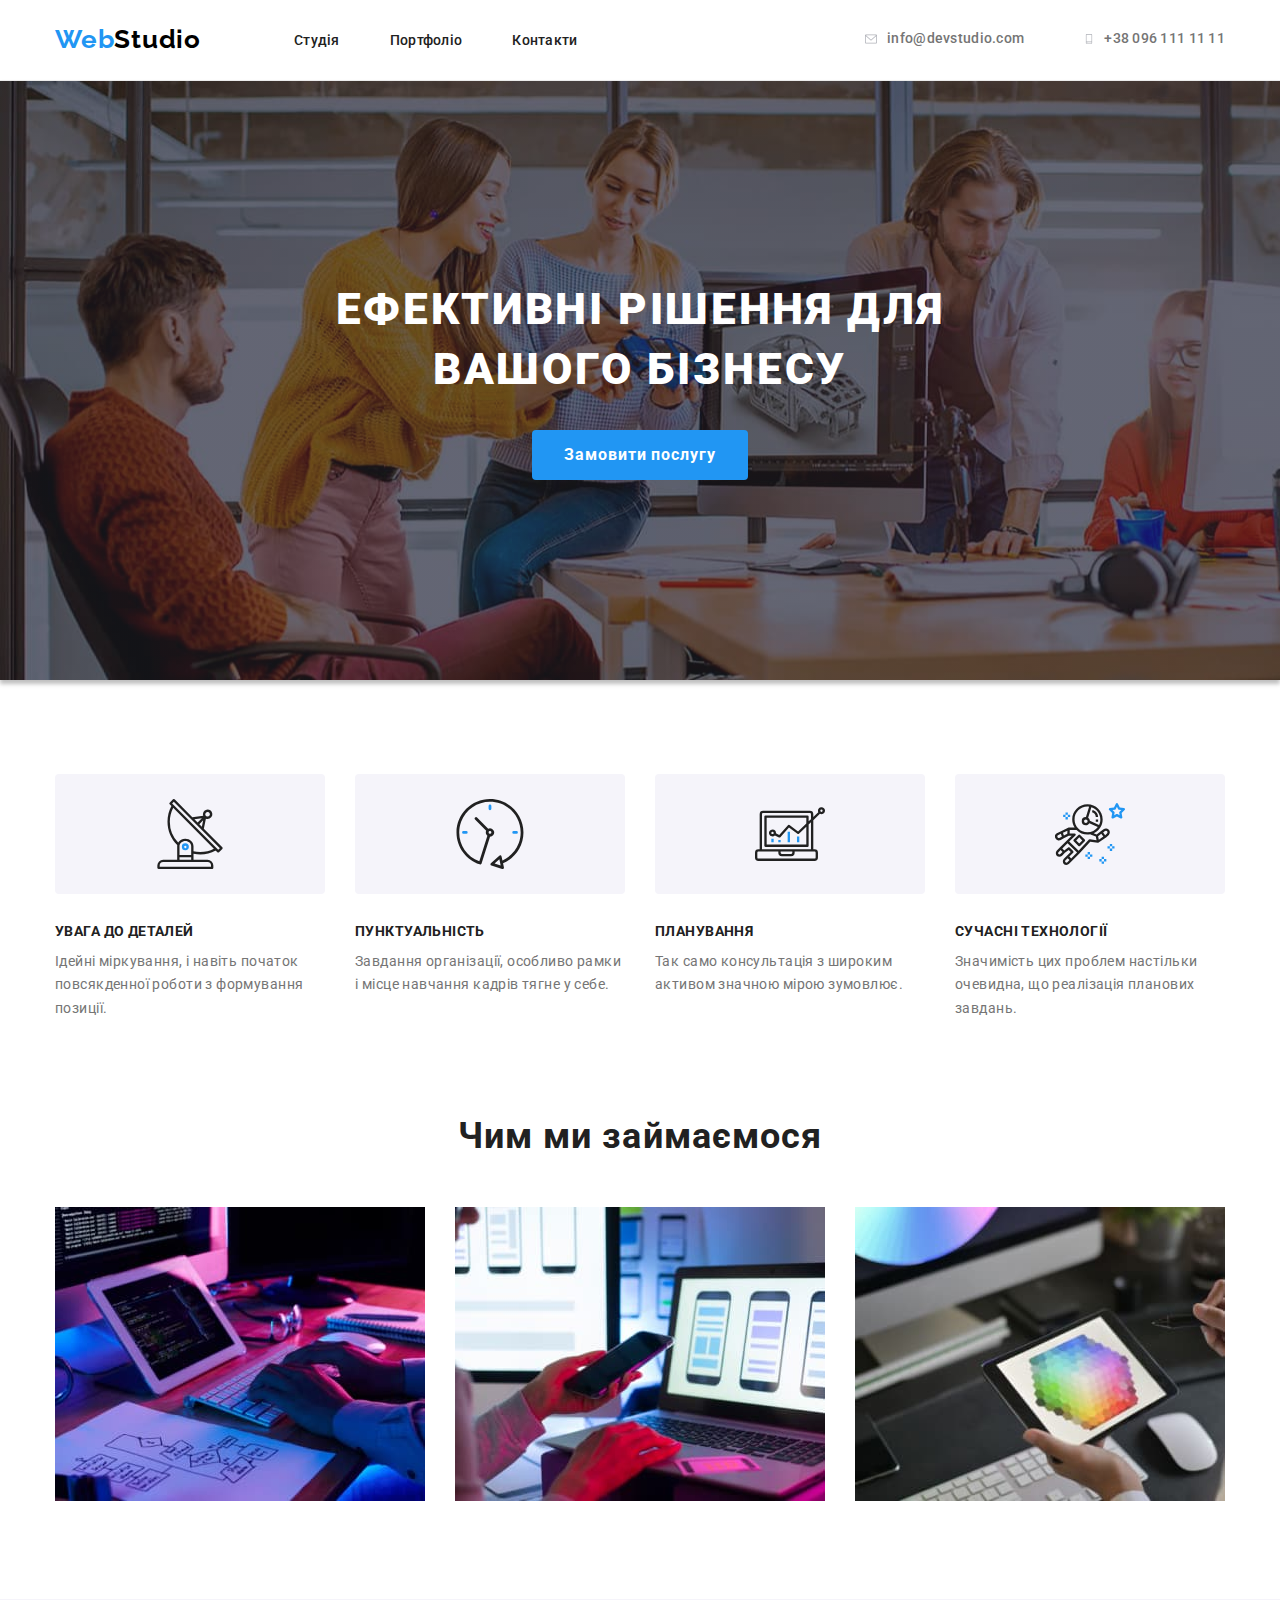
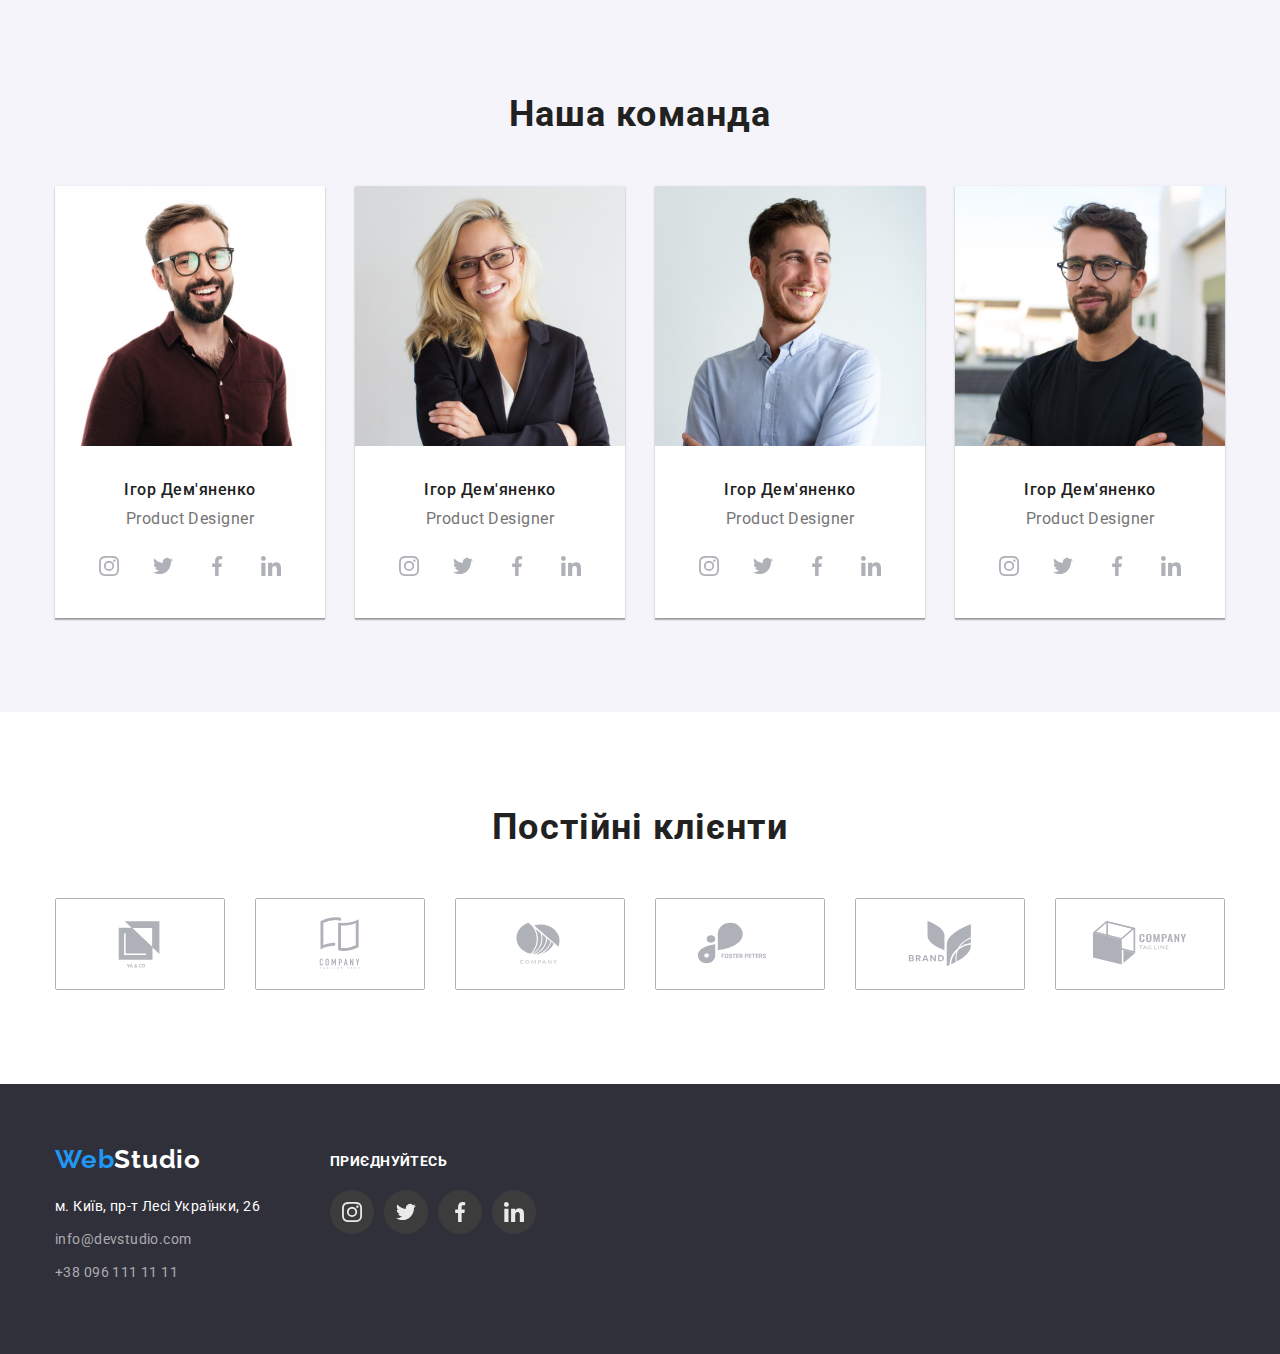
<file: index.html>
<!DOCTYPE html>
<html lang="uk">
  <head>
    <meta charset="UTF-8" />
    <meta http-equiv="X-UA-Compatible" content="IE=edge" />
    <meta name="viewport" content="width=device-width, initial-scale=1.0" />
    <link rel="preconnect" href="https://fonts.googleapis.com" />
    <link rel="preconnect" href="https://fonts.gstatic.com" crossorigin />
    <link
      href="https://fonts.googleapis.com/css2?family=Raleway:wght@400;700;900&family=Roboto:wght@400;500;700;900&display=swap"
      rel="stylesheet"
    />
    <link
      rel="stylesheet"
      href="https://cdnjs.cloudflare.com/ajax/libs/modern-normalize/1.1.0/modern-normalize.min.css"
      integrity="sha512-wpPYUAdjBVSE4KJnH1VR1HeZfpl1ub8YT/NKx4PuQ5NmX2tKuGu6U/JRp5y+Y8XG2tV+wKQpNHVUX03MfMFn9Q=="
      crossorigin="anonymous"
      referrerpolicy="no-referrer"
    />
    <link rel="stylesheet" href="./css/styles.css" />
    <title>WebStudio</title>
  </head>
  <body class="body">
    <header class="header">
      <div class="container">
        <div class="header-f">
          <a href="./index.html" class="logo"
            ><span class="logo-web">Web</span>Studio</a
          >
          <nav class="nav-ul">
            <ul class="nav">
              <li class="nav-li">
                <a href="./index.html" class="nav-item">Студія</a>
              </li>
              <li class="nav-li">
                <a href="./portfolio.html" class="nav-item">Портфоліо</a>
              </li>
              <li class="nav-li"><a href="#" class="nav-item">Контакти</a></li>
            </ul>
          </nav>
          <div class="header-cont-div">
            <div class="contct-fill">
              <a href="mailto:info@devstudio.com" class="header-email"
                ><svg class="soc-svg-header" width="12" height="16">
                  <use href="./images/icons.svg#icon-envelope"></use></svg>info@devstudio.com</a>
            </div>
            <div class="contct-fill">
              <a href="tel:+380961111111" class="header-tel"
                ><svg class="soc-svg-header" width="10" height="16">
                  <use href="./images/icons.svg#icon-smartphone"></use></svg>+38 096 111 11 11</a
              >
            </div>
          </div>
        </div>
      </div>
    </header>

    <main>
      <!--hero-->
      <section class="hero">
        <div class="container">
          <h1 class="hero-h1">
            Ефективні рішення для <br />
            вашого бізнесу
          </h1>

          <button type="button" class="hero-btn">Замовити послугу</button>
        </div>
      </section>

      <!--about-->
      <section class="about">
        <div class="container">
          <ul class="about-list">
            <li class="about-list-li">
              <div class="about-grey">
                <svg class="about-icon" width="70" height="70">
                  <use href="./images/icons.svg#icon-antenna-1"></use>
                </svg>
              </div>
              <h3 class="about-list-h">УВАГА ДО ДЕТАЛЕЙ</h3>
              <p class="about-p">
                Ідейні міркування, і навіть початок повсякденної роботи з
                формування позиції.
              </p>
            </li>
            <li class="about-list-li">
              <div class="about-grey">
                <svg class="about-icon" width="70" height="70">
                  <use href="./images/icons.svg#icon-clock-1"></use>
                </svg>
              </div>
              <h3 class="about-list-h">ПУНКТУАЛЬНІСТЬ</h3>
              <p class="about-p">
                Завдання організації, особливо рамки і місце навчання кадрів
                тягне у себе.
              </p>
            </li>
            <li class="about-list-li">
              <div class="about-grey">
                <svg class="about-icon" width="70" height="70">
                  <use href="./images/icons.svg#icon-diagram-1"></use>
                </svg>
              </div>
              <h3 class="about-list-h">ПЛАНУВАННЯ</h3>
              <p class="about-p">
                Так само консультація з широким активом значною мірою зумовлює.
              </p>
            </li>
            <li class="about-list-li">
              <div class="about-grey">
                <svg class="about-icon" width="70" height="70">
                  <use href="./images/icons.svg#icon-astronaut-1"></use>
                </svg>
              </div>
              <h3 class="about-list-h">СУЧАСНІ ТЕХНОЛОГІЇ</h3>
              <p class="about-p">
                Значимість цих проблем настільки очевидна, що реалізація
                планових завдань.
              </p>
            </li>
          </ul>
        </div>
      </section>

      <!--what we do-->
      <section class="what">
        <div class="container">
          <h2 class="what-h2">Чим ми займаємося</h2>

          <ul class="what-ul">
            <li class="what-item">
              <img
                class="what-img"
                src="./images/box1.jpg"
                alt=",картинка1"
                width="370"
                height="294"
              />
            </li>
            <li class="what-item">
              <img
                class="what-img"
                src="./images/box2.jpg"
                alt=",картинка2"
                width="370"
                height="294"
              />
            </li>
            <li class="what-item">
              <img
                class="what-img"
                src="./images/box3.jpg"
                alt=",картинка3"
                width="370"
                height="294"
              />
            </li>
          </ul>
        </div>
      </section>

      <!--team-->
      <section class="team">
        <div class="container">
          <h2 class="team-h2">Наша команда</h2>
          <ul class="team-ul">
            <li class="team-item">
              <img
                class="team-img"
                src="./images/teamcard1.jpg"
                alt="команда1"
                width="270"
                height="260"
              />
              <div class="team-h3-p">
                <h3 class="team-name">Ігор Дем'яненко</h3>
                <p class="team-position">Product Designer</p>
                <ul class="soc-team-ul">
                  <li class="soc-team-li">
                    <a class="soc-team-link" href="">
                      <svg class="soc-svg" width="20" height="20">
                        <use href="./images/icons.svg#icon-instagram-2"></use>
                      </svg>
                    </a>
                  </li>
                  <li class="soc-team-li">
                    <a class="soc-team-link" href="">
                      <svg class="soc-svg" width="20" height="20">
                        <use href="./images/icons.svg#icon-twitter-1"></use>
                      </svg>
                    </a>
                  </li>
                  <li class="soc-team-li">
                    <a class="soc-team-link" href="">
                      <svg class="soc-svg" width="20" height="20">
                        <use href="./images/icons.svg#icon-facebook-1"></use>
                      </svg>
                    </a>
                  </li>
                  <li class="soc-team-li">
                    <a class="soc-team-link" href="">
                      <svg class="soc-svg" width="20" height="20">
                        <use href="./images/icons.svg#icon-linkedin-1"></use>
                      </svg>
                    </a>
                  </li>
                </ul>
              </div>
            </li>
            <li class="team-item">
              <img
                src="./images/teamcard2.jpg"
                alt="команда2"
                width="270"
                height="260"
              />
              <div class="team-h3-p">
                <h3 class="team-name">Ігор Дем'яненко</h3>
                <p class="team-position">Product Designer</p>
                <ul class="soc-team-ul">
                  <li class="soc-team-li">
                    <a class="soc-team-link" href="">
                      <svg class="soc-svg" width="20" height="20">
                        <use href="./images/icons.svg#icon-instagram-2"></use>
                      </svg>
                    </a>
                  </li>
                  <li class="soc-team-li">
                    <a class="soc-team-link" href="">
                      <svg class="soc-svg" width="20" height="20">
                        <use href="./images/icons.svg#icon-twitter-1"></use>
                      </svg>
                    </a>
                  </li>
                  <li class="soc-team-li">
                    <a class="soc-team-link" href="">
                      <svg class="soc-svg" width="20" height="20">
                        <use href="./images/icons.svg#icon-facebook-1"></use>
                      </svg>
                    </a>
                  </li>
                  <li class="soc-team-li">
                    <a class="soc-team-link" href="">
                      <svg class="soc-svg" width="20" height="20">
                        <use href="./images/icons.svg#icon-linkedin-1"></use>
                      </svg>
                    </a>
                  </li>
                </ul>
              </div>
            </li>
            <li class="team-item">
              <img
                class="team-img"
                src="./images/teamcard3.jpg"
                alt="команда3"
                width="270"
                height="260"
              />
              <div class="team-h3-p">
                <h3 class="team-name">Ігор Дем'яненко</h3>
                <p class="team-position">Product Designer</p>
                <ul class="soc-team-ul">
                  <li class="soc-team-li">
                    <a class="soc-team-link" href="">
                      <svg class="soc-svg" width="20" height="20">
                        <use href="./images/icons.svg#icon-instagram-2"></use>
                      </svg>
                    </a>
                  </li>
                  <li class="soc-team-li">
                    <a class="soc-team-link" href="">
                      <svg class="soc-svg" width="20" height="20">
                        <use href="./images/icons.svg#icon-twitter-1"></use>
                      </svg>
                    </a>
                  </li>
                  <li class="soc-team-li">
                    <a class="soc-team-link" href="">
                      <svg class="soc-svg" width="20" height="20">
                        <use href="./images/icons.svg#icon-facebook-1"></use>
                      </svg>
                    </a>
                  </li>
                  <li class="soc-team-li">
                    <a class="soc-team-link" href="">
                      <svg class="soc-svg" width="20" height="20">
                        <use href="./images/icons.svg#icon-linkedin-1"></use>
                      </svg>
                    </a>
                  </li>
                </ul>
              </div>
            </li>
            <li class="team-item">
              <img
                class="team-img"
                src="./images/teamcard4.jpg"
                alt="команда4"
                width="270"
                height="260"
              />
              <div class="team-h3-p">
                <h3 class="team-name">Ігор Дем'яненко</h3>
                <p class="team-position">Product Designer</p>
                <ul class="soc-team-ul">
                  <li class="soc-team-li">
                    <a class="soc-team-link" href="">
                      <svg class="soc-svg" width="20" height="20">
                        <use href="./images/icons.svg#icon-instagram-2"></use>
                      </svg>
                    </a>
                  </li>
                  <li class="soc-team-li">
                    <a class="soc-team-link" href="">
                      <svg class="soc-svg" width="20" height="20">
                        <use href="./images/icons.svg#icon-twitter-1"></use>
                      </svg>
                    </a>
                  </li>
                  <li class="soc-team-li">
                    <a class="soc-team-link" href="">
                      <svg class="soc-svg" width="20" height="20">
                        <use href="./images/icons.svg#icon-facebook-1"></use>
                      </svg>
                    </a>
                  </li>
                  <li class="soc-team-li">
                    <a class="soc-team-link" href="">
                      <svg class="soc-svg" width="20" height="20">
                        <use href="./images/icons.svg#icon-linkedin-1"></use>
                      </svg>
                    </a>
                  </li>
                </ul>
              </div>
            </li>
          </ul>
        </div>
      </section>
      <section class="clients">
        <div class="clients-pad">
          <h2 class="clients-h2">Постійні клієнти</h2>
          <ul class="clients-ul">
            <li class="clients-li">
              <a class="clients-link" href=""
                ><svg class="clients-svg" width="106" height="60">
                  <use
                    class="clients-use"
                    href="./images/icons.svg#icon-Logo1"></use></svg></a>
            </li>
            <li class="clients-li">
              <a class="clients-link" href=""
                ><svg class="clients-svg" width="106" height="60">
                  <use
                    class="clients-use"
                    href="./images/icons.svg#icon-Logo2"></use></svg></a>
            </li>
            <li class="clients-li">
              <a class="clients-link" href=""
                ><svg class="clients-svg" width="106" height="60">
                  <use
                    class="clients-use"
                    href="./images/icons.svg#icon-Logo3"></use></svg></a>
            </li>
            <li class="clients-li">
              <a class="clients-link" href=""
                ><svg class="clients-svg" width="106" height="60">
                  <use
                    class="clients-use"
                    href="./images/icons.svg#icon-Logo4"></use></svg></a>
            </li>
            <li class="clients-li">
              <a class="clients-link" href=""
                ><svg class="clients-svg" width="106" height="60">
                  <use
                    class="clients-use"
                    href="./images/icons.svg#icon-Logo5"></use></svg></a>
            </li>
            <li class="clients-li">
              <a class="clients-link" href=""
                ><svg class="clients-svg" width="106" height="60">
                  <use
                    class="clients-use"
                    href="./images/icons.svg#icon-Logo6"></use></svg></a>
            </li>
          </ul>
        </div>
      </section>
    </main>

    <footer class="footer">
      <div class="container">
        <div class="footer-flex">
          <div class="footer-pad">
            <a href="/" class="logo-footer"
              ><span class="logo-web">Web</span>Studio</a
            >
            <address class="footer-adress">
              <ul>
                <li class="footer-li">
                  <a
                    class="footer-maps"
                    href="https://goo.gl/maps/jtEjoK9GtYtDyCER9"
                    target="_blank"
                    rel="noopener noreferrer"
                    >м. Київ, пр-т Лесі Українки, 26
                  </a>
                </li>
                <li class="footer-li">
                  <a class="footer-email" href="mailto:info@devstudio.com"
                    >info@devstudio.com</a
                  >
                </li>
                <li class="footer-li">
                  <a class="footer-tel" href="tel:+380961111111"
                    >+38 096 111 11 11</a
                  >
                </li>
              </ul>
            </address>
          </div>
          <div class="attach">
            <p class="attach-p">приєднуйтесь</p>
            <ul class="attach-ul">
              <li class="attach-li">
                <a class="attach-link" href="">
                  <svg class="attach-svg" width="20" height="20">
                    <use href="./images/icons.svg#icon-instagram-2"></use>
                  </svg>
                </a>
              </li>
              <li class="attach-li">
                <a class="attach-link" href="">
                  <svg class="attach-svg" width="20" height="20">
                    <use href="./images/icons.svg#icon-twitter-1"></use>
                  </svg>
                </a>
              </li>
              <li class="attach-li">
                <a class="attach-link" href="">
                  <svg class="attach-svg" width="20" height="20">
                    <use href="./images/icons.svg#icon-facebook-1"></use>
                  </svg>
                </a>
              </li>
              <li class="attach-li">
                <a class="attach-link" href="">
                  <svg class="attach-svg" width="20" height="20">
                    <use href="./images/icons.svg#icon-linkedin-1"></use>
                  </svg>
                </a>
              </li>
            </ul>
          </div>
        </div>
      </div>
    </footer>
  </body>
</html>
</file>
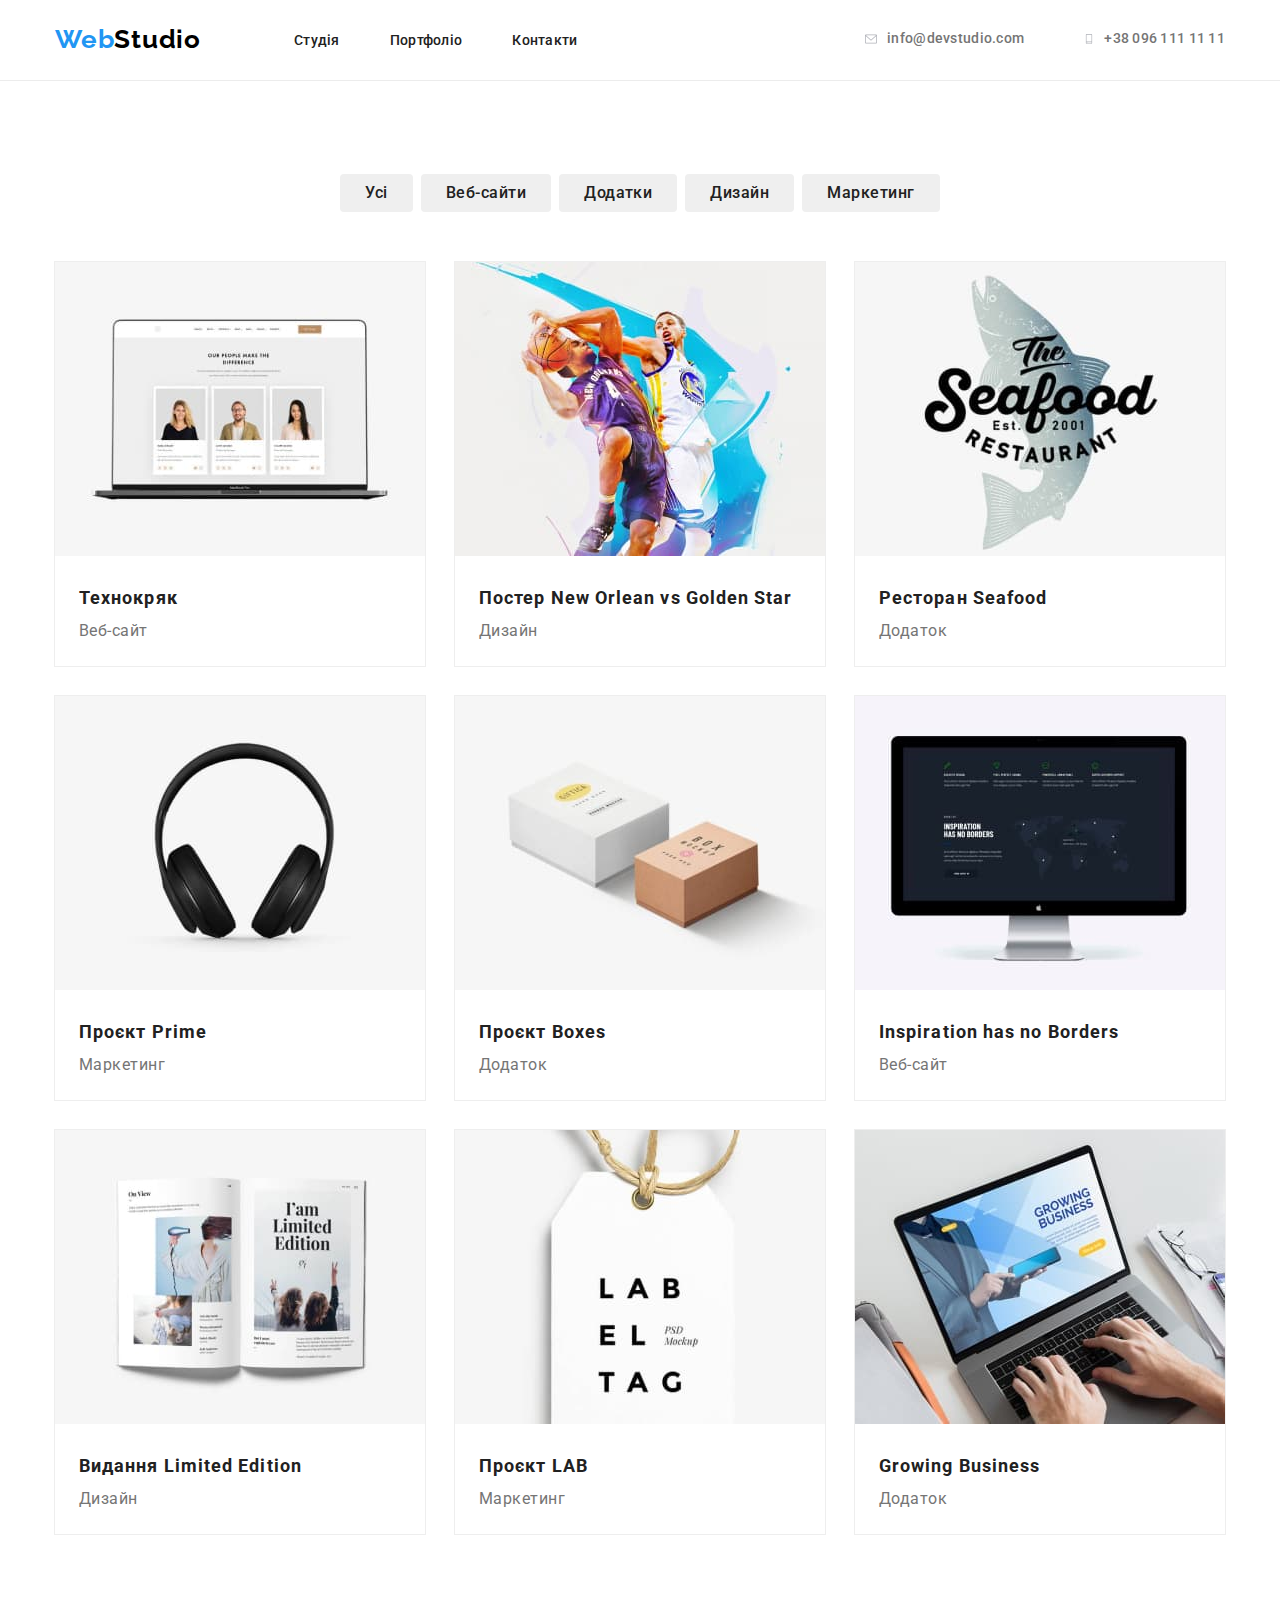
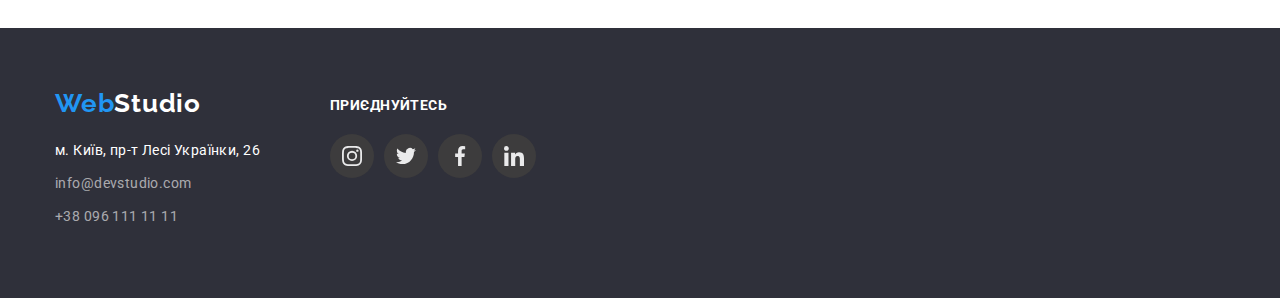
<file: portfolio.html>
<!DOCTYPE html>
<html lang="uk">
  <head>
    <meta charset="UTF-8" />
    <meta http-equiv="X-UA-Compatible" content="IE=edge" />
    <meta name="viewport" content="width=device-width, initial-scale=1.0" />
    <link rel="preconnect" href="https://fonts.googleapis.com" />
    <link rel="preconnect" href="https://fonts.gstatic.com" crossorigin />
    <link
      href="https://fonts.googleapis.com/css2?family=Raleway:wght@400;700;900&family=Roboto:wght@400;500;700&display=swap"
      rel="stylesheet"
    />
    <link
      rel="stylesheet"
      href="https://cdnjs.cloudflare.com/ajax/libs/modern-normalize/1.1.0/modern-normalize.min.css"
      integrity="sha512-wpPYUAdjBVSE4KJnH1VR1HeZfpl1ub8YT/NKx4PuQ5NmX2tKuGu6U/JRp5y+Y8XG2tV+wKQpNHVUX03MfMFn9Q=="
      crossorigin="anonymous"
      referrerpolicy="no-referrer"
    />
    <link rel="stylesheet" href="./css/styles.css" />
    <title>WebStudio</title>
  </head>
  <body class="body">
    <header class="header">
      <div class="container">
        <div class="header-f">
          <a href="./index.html" class="logo"
            ><span class="logo-web">Web</span>Studio</a
          >
          <nav class="nav-ul">
            <ul class="nav">
              <li class="nav-li">
                <a href="./index.html" class="nav-item">Студія</a>
              </li>
              <li class="nav-li">
                <a href="./portfolio.html" class="nav-item">Портфоліо</a>
              </li>
              <li class="nav-li"><a href="#" class="nav-item">Контакти</a></li>
            </ul>
          </nav>

          <div class="header-cont-div">
            <div class="contct-fill">
              <a href="mailto:info@devstudio.com" class="header-email"
                ><svg class="soc-svg-header" width="12" height="16">
                  <use href="./images/icons.svg#icon-envelope"></use>
                </svg>
                info@devstudio.com</a
              >
            </div>
            <div class="contct-fill">
              <a href="tel:+380961111111" class="header-tel"
                ><svg class="soc-svg-header" width="10" height="16">
                  <use href="./images/icons.svg#icon-smartphone"></use>
                </svg>
                +38 096 111 11 11</a
              >
            </div>
          </div>
        </div>
      </div>
    </header>

    <main>
      <!--filter-->
      <h1 class="portfolio-h1">Портфоліо</h1>
      <section class="portfolio">
        <div class="container">
          <h2 class="filter-h2">фільтер</h2>
          <ul class="filter-ul">
            <li class="filter-item">
              <button type="button" class="filter-btn">Усі</button>
            </li>
            <li class="filter-item">
              <button type="button" class="filter-btn">Веб-сайти</button>
            </li>
            <li class="filter-item">
              <button type="button" class="filter-btn">Додатки</button>
            </li>
            <li class="filter-item">
              <button type="button" class="filter-btn">Дизайн</button>
            </li>
            <li class="filter-item">
              <button type="button" class="filter-btn">Маркетинг</button>
            </li>
          </ul>

          <!--porfolio-->

          <div>
            <ul class="porfolio-ul">
              <li class="porfolio-item">
                <a class="port-shadow" href="#">
                  <img
                    src="./images/img1.jpg"
                    alt="картинка1"
                    width="370"
                    class="portfolio-img"
                  />
                  <div class="portfolio-h3-p">
                    <h3 class="portfolio-h3">Технокряк</h3>
                    <p class="portfolio-p">Веб-сайт</p>
                  </div>
                </a>
              </li>

              <li class="porfolio-item">
                <a class="port-shadow" href="#">
                  <img
                    src="./images/img2.jpg"
                    alt="картинка1"
                    width="370"
                    class="portfolio-img"
                  />
                  <div class="portfolio-h3-p">
                    <h3 class="portfolio-h3">
                      Постер New Orlean vs Golden Star
                    </h3>
                    <p class="portfolio-p">Дизайн</p>
                  </div>
                </a>
              </li>

              <li class="porfolio-item">
                <a class="port-shadow" href="#">
                  <img
                    src="./images/img3.jpg"
                    alt="картинка1"
                    width="370"
                    class="portfolio-img"
                  />
                  <div class="portfolio-h3-p">
                    <h3 class="portfolio-h3">Ресторан Seafood</h3>
                    <p class="portfolio-p">Додаток</p>
                  </div>
                </a>
              </li>
              <li class="porfolio-item">
                <a class="port-shadow" href="#">
                  <img
                    src="./images/img4.jpg"
                    alt="картинка1"
                    width="370"
                    class="portfolio-img"
                  />
                  <div class="portfolio-h3-p">
                    <h3 class="portfolio-h3">Проєкт Prime</h3>
                    <p class="portfolio-p">Маркетинг</p>
                  </div>
                </a>
              </li>
              <li class="porfolio-item">
                <a class="port-shadow" href="#">
                  <img
                    src="./images/img5.jpg"
                    alt="картинка1"
                    width="370"
                    class="portfolio-img"
                  />
                  <div class="portfolio-h3-p">
                    <h3 class="portfolio-h3">Проєкт Boxes</h3>
                    <p class="portfolio-p">Додаток</p>
                  </div>
                </a>
              </li>
              <li class="porfolio-item">
                <a class="port-shadow" href="#">
                  <img
                    src="./images/img6.jpg"
                    alt="картинка1"
                    width="370"
                    class="portfolio-img"
                  />
                  <div class="portfolio-h3-p">
                    <h3 class="portfolio-h3">Inspiration has no Borders</h3>
                    <p class="portfolio-p">Веб-сайт</p>
                  </div>
                </a>
              </li>
              <li class="porfolio-item">
                <a class="port-shadow" href="#">
                  <img
                    src="./images/img7.jpg"
                    alt="картинка1"
                    width="370"
                    class="portfolio-img"
                  />
                  <div class="portfolio-h3-p">
                    <h3 class="portfolio-h3">Видання Limited Edition</h3>
                    <p class="portfolio-p">Дизайн</p>
                  </div>
                </a>
              </li>
              <li class="porfolio-item">
                <a class="port-shadow" href="#">
                  <img
                    src="./images/img8.jpg"
                    alt="картинка1"
                    width="370"
                    class="portfolio-img"
                  />
                  <div class="portfolio-h3-p">
                    <h3 class="portfolio-h3">Проєкт LAB</h3>
                    <p class="portfolio-p">Маркетинг</p>
                  </div>
                </a>
              </li>
              <li class="porfolio-item">
                <a class="port-shadow" href="#">
                  <img
                    src="./images/img9.jpg"
                    alt="картинка1"
                    width="370"
                    class="portfolio-img"
                  />
                  <div class="portfolio-h3-p">
                    <h3 class="portfolio-h3">Growing Business</h3>
                    <p class="portfolio-p">Додаток</p>
                  </div>
                </a>
              </li>
            </ul>
          </div>
        </div>
      </section>
    </main>

    <footer class="footer">
      <div class="container">
        <div class="footer-flex">
          <div class="footer-pad">
            <a href="/" class="logo-footer"
              ><span class="logo-web">Web</span>Studio</a
            >
            <address class="footer-adress">
              <ul>
                <li class="footer-li">
                  <a
                    class="footer-maps"
                    href="https://goo.gl/maps/jtEjoK9GtYtDyCER9"
                    target="_blank"
                    rel="noopener noreferrer"
                    >м. Київ, пр-т Лесі Українки, 26
                  </a>
                </li>
                <li class="footer-li">
                  <a class="footer-email" href="mailto:info@devstudio.com"
                    >info@devstudio.com</a
                  >
                </li>
                <li class="footer-li">
                  <a class="footer-tel" href="tel:+380961111111"
                    >+38 096 111 11 11</a
                  >
                </li>
              </ul>
            </address>
          </div>
          <div class="attach">
            <p class="attach-p">приєднуйтесь</p>
            <ul class="attach-ul">
              <li class="attach-li">
                <a class="attach-link" href="">
                  <svg class="attach-svg" width="20" height="20">
                    <use href="./images/icons.svg#icon-instagram-2"></use>
                  </svg>
                </a>
              </li>
              <li class="attach-li">
                <a class="attach-link" href="">
                  <svg class="attach-svg" width="20" height="20">
                    <use href="./images/icons.svg#icon-twitter-1"></use>
                  </svg>
                </a>
              </li>
              <li class="attach-li">
                <a class="attach-link" href="">
                  <svg class="attach-svg" width="20" height="20">
                    <use href="./images/icons.svg#icon-facebook-1"></use>
                  </svg>
                </a>
              </li>
              <li class="attach-li">
                <a class="attach-link" href="">
                  <svg class="attach-svg" width="20" height="20">
                    <use href="./images/icons.svg#icon-linkedin-1"></use>
                  </svg>
                </a>
              </li>
            </ul>
          </div>
        </div>
      </div>
    </footer>
  </body>
</html>
</file>
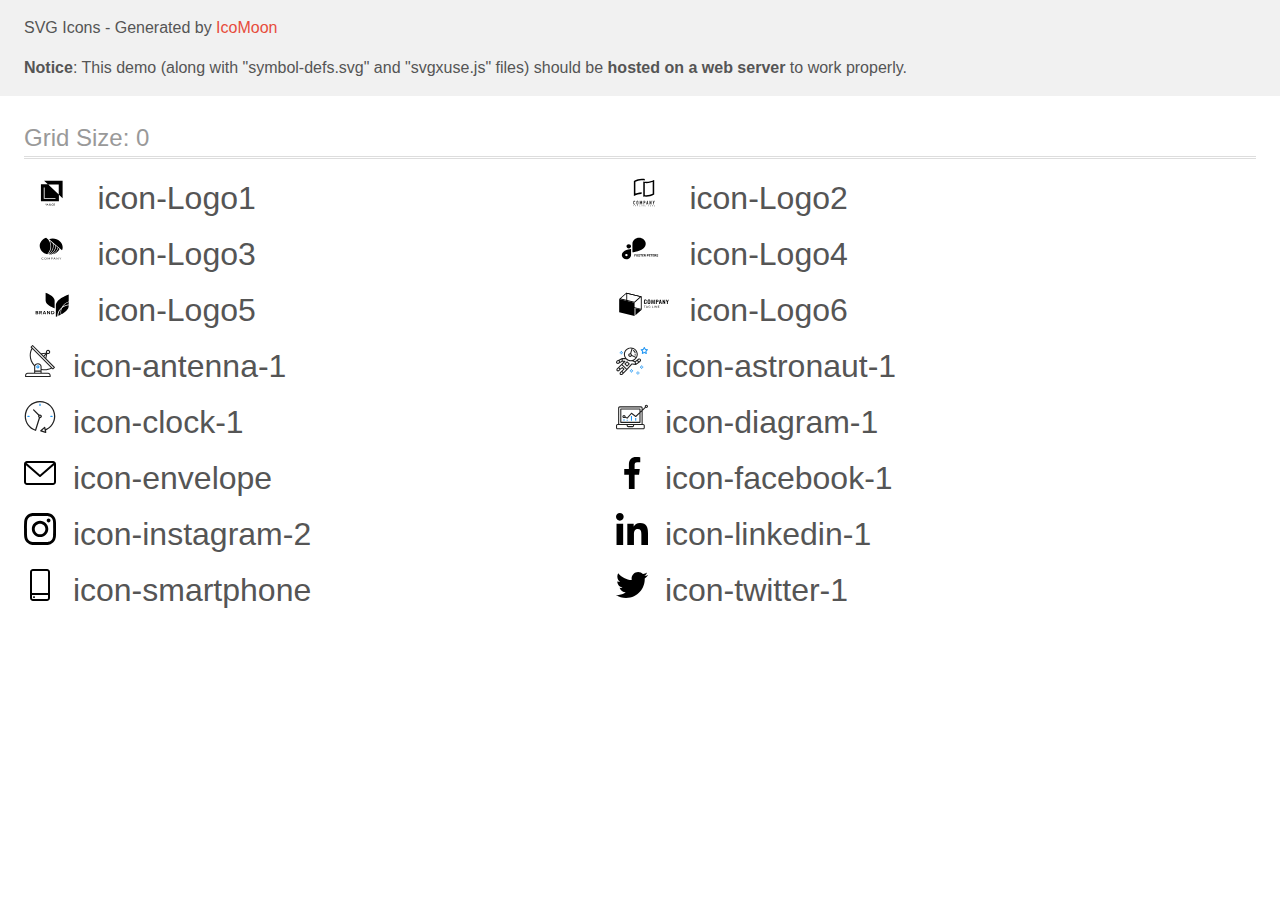
<file: svg/icomoon/demo-external-svg.html>
<!doctype html>
<html>
<head>
    <title>IcoMoon - SVG Icons</title>
    <meta charset="utf-8">
    <meta name="viewport" content="width=device-width, initial-scale=1">
    <link rel="stylesheet" href="demo-files/demo.css">
    <link rel="stylesheet" href="style.css">
</head>
<body>
<header class="bgc1 clearfix">
<div class="mhl">
    <p>SVG Icons - Generated by <a href="https://icomoon.io/app">IcoMoon</a></p><p><strong>Notice</strong>: This demo (along with "symbol-defs.svg" and "svgxuse.js" files) should be <b>hosted on a web server</b> to work properly.</p>
</div>
</header>
    <div class="clearfix mhl ptl">
        <h1 class="mvm mtn fgc1">Grid Size: 0</h1>
        <div class="glyph fs1">
            <div class="clearfix pbs">
                <svg class="icon icon-Logo1"><use xlink:href="symbol-defs.svg#icon-Logo1"></use></svg><span class="name"> icon-Logo1</span>
            </div>
        </div>
        <div class="glyph fs1">
            <div class="clearfix pbs">
                <svg class="icon icon-Logo2"><use xlink:href="symbol-defs.svg#icon-Logo2"></use></svg><span class="name"> icon-Logo2</span>
            </div>
        </div>
        <div class="glyph fs1">
            <div class="clearfix pbs">
                <svg class="icon icon-Logo3"><use xlink:href="symbol-defs.svg#icon-Logo3"></use></svg><span class="name"> icon-Logo3</span>
            </div>
        </div>
        <div class="glyph fs1">
            <div class="clearfix pbs">
                <svg class="icon icon-Logo4"><use xlink:href="symbol-defs.svg#icon-Logo4"></use></svg><span class="name"> icon-Logo4</span>
            </div>
        </div>
        <div class="glyph fs1">
            <div class="clearfix pbs">
                <svg class="icon icon-Logo5"><use xlink:href="symbol-defs.svg#icon-Logo5"></use></svg><span class="name"> icon-Logo5</span>
            </div>
        </div>
        <div class="glyph fs1">
            <div class="clearfix pbs">
                <svg class="icon icon-Logo6"><use xlink:href="symbol-defs.svg#icon-Logo6"></use></svg><span class="name"> icon-Logo6</span>
            </div>
        </div>
        <div class="glyph fs1">
            <div class="clearfix pbs">
                <svg class="icon icon-antenna-1"><use xlink:href="symbol-defs.svg#icon-antenna-1"></use></svg><span class="name"> icon-antenna-1</span>
            </div>
        </div>
        <div class="glyph fs1">
            <div class="clearfix pbs">
                <svg class="icon icon-astronaut-1"><use xlink:href="symbol-defs.svg#icon-astronaut-1"></use></svg><span class="name"> icon-astronaut-1</span>
            </div>
        </div>
        <div class="glyph fs1">
            <div class="clearfix pbs">
                <svg class="icon icon-clock-1"><use xlink:href="symbol-defs.svg#icon-clock-1"></use></svg><span class="name"> icon-clock-1</span>
            </div>
        </div>
        <div class="glyph fs1">
            <div class="clearfix pbs">
                <svg class="icon icon-diagram-1"><use xlink:href="symbol-defs.svg#icon-diagram-1"></use></svg><span class="name"> icon-diagram-1</span>
            </div>
        </div>
        <div class="glyph fs1">
            <div class="clearfix pbs">
                <svg class="icon icon-envelope"><use xlink:href="symbol-defs.svg#icon-envelope"></use></svg><span class="name"> icon-envelope</span>
            </div>
        </div>
        <div class="glyph fs1">
            <div class="clearfix pbs">
                <svg class="icon icon-facebook-1"><use xlink:href="symbol-defs.svg#icon-facebook-1"></use></svg><span class="name"> icon-facebook-1</span>
            </div>
        </div>
        <div class="glyph fs1">
            <div class="clearfix pbs">
                <svg class="icon icon-instagram-2"><use xlink:href="symbol-defs.svg#icon-instagram-2"></use></svg><span class="name"> icon-instagram-2</span>
            </div>
        </div>
        <div class="glyph fs1">
            <div class="clearfix pbs">
                <svg class="icon icon-linkedin-1"><use xlink:href="symbol-defs.svg#icon-linkedin-1"></use></svg><span class="name"> icon-linkedin-1</span>
            </div>
        </div>
        <div class="glyph fs1">
            <div class="clearfix pbs">
                <svg class="icon icon-smartphone"><use xlink:href="symbol-defs.svg#icon-smartphone"></use></svg><span class="name"> icon-smartphone</span>
            </div>
        </div>
        <div class="glyph fs1">
            <div class="clearfix pbs">
                <svg class="icon icon-twitter-1"><use xlink:href="symbol-defs.svg#icon-twitter-1"></use></svg><span class="name"> icon-twitter-1</span>
            </div>
        </div>
  </div>
<script defer src="svgxuse.js"></script>
</body>
</html>
</file>
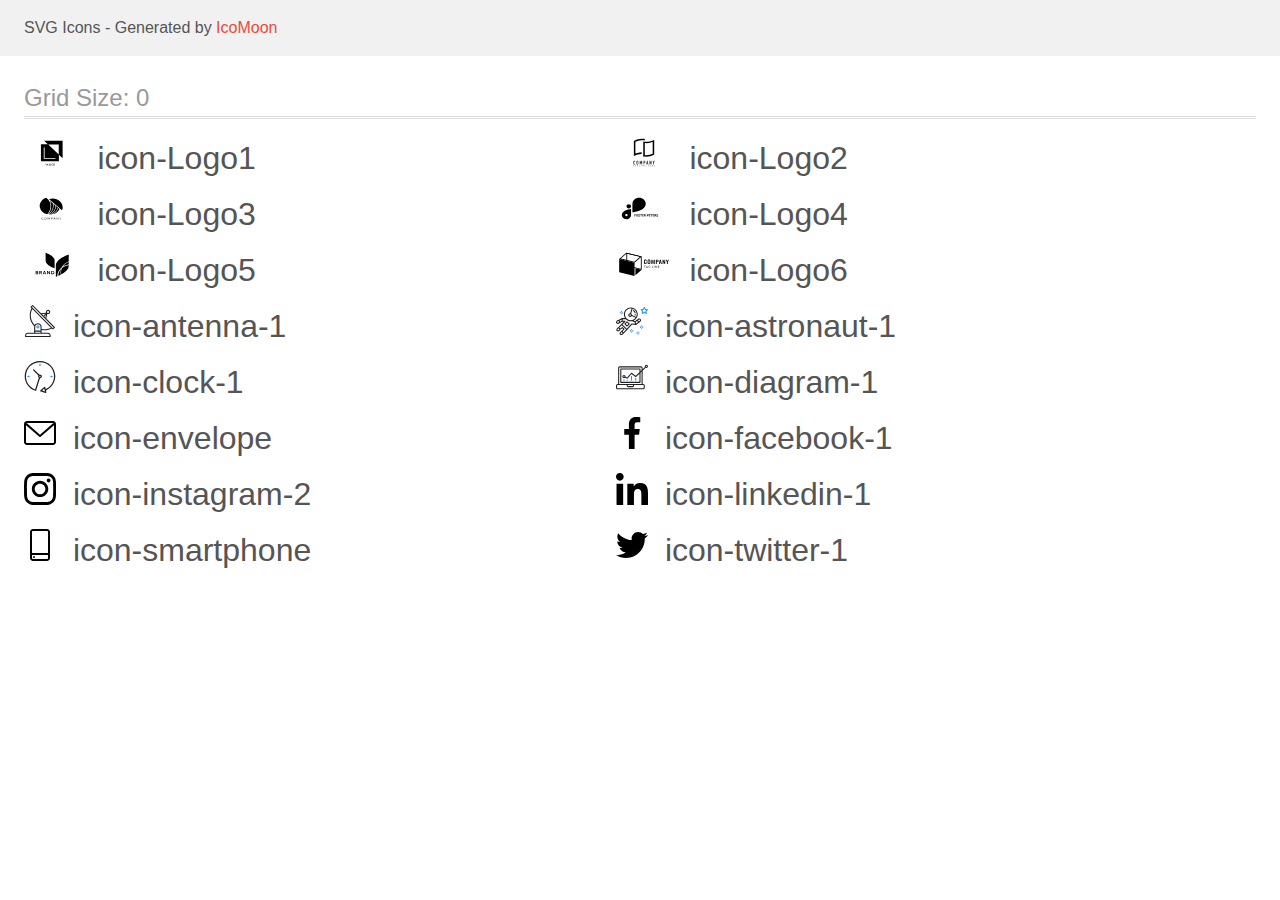
<file: svg/icomoon/demo.html>
<!doctype html>
<html>
<head>
    <title>IcoMoon - SVG Icons</title>
    <meta charset="utf-8">
    <meta name="viewport" content="width=device-width, initial-scale=1">
    <link rel="stylesheet" href="demo-files/demo.css">
    <link rel="stylesheet" href="style.css">
</head>
<body>
<svg aria-hidden="true" style="position: absolute; width: 0; height: 0; overflow: hidden;" version="1.1" xmlns="http://www.w3.org/2000/svg" xmlns:xlink="http://www.w3.org/1999/xlink">
<defs>
<symbol id="icon-Logo1" viewBox="0 0 57 32">
<path d="M20.267 3.733l3.738 3.538-6.938-0.004v17.167h18.133v-6.564l3.733 3.534v-17.671h-18.667zM35.036 17.455l-10.597-10.032h10.597v10.032zM31.746 21.923h-11.81v-11.545h0.835v10.763h10.975v0.781zM22.725 26.72l-0.436 0.899-0.436-0.899h-0.366l0.637 1.198v0.698h0.331v-0.698l0.635-1.198h-0.364zM23.274 28.616l0.154-0.442h0.734l0.155 0.442h0.344l-0.717-1.896h-0.296l-0.716 1.896h0.342zM23.794 27.123l0.275 0.786h-0.549l0.275-0.787zM25.531 27.863c-0.045 0.067-0.071 0.149-0.071 0.238 0 0.001 0 0.002 0 0.003v-0c0 0.16 0.056 0.29 0.168 0.389s0.263 0.149 0.45 0.149c0.188 0 0.349-0.051 0.485-0.153l0.107 0.126h0.367l-0.278-0.33c0.109-0.149 0.164-0.341 0.164-0.574h-0.275c0 0.128-0.027 0.244-0.079 0.348l-0.366-0.432 0.129-0.094c0.078-0.053 0.144-0.119 0.195-0.195l0.002-0.003c0.038-0.061 0.060-0.136 0.060-0.216 0-0.001 0-0.002 0-0.003v0c0-0.002 0-0.005 0-0.007 0-0.117-0.051-0.221-0.132-0.293l-0-0c-0.084-0.076-0.197-0.123-0.32-0.123-0.007 0-0.013 0-0.020 0l0.001-0c-0.153 0-0.274 0.044-0.364 0.13s-0.135 0.203-0.135 0.352c0 0.061 0.014 0.123 0.043 0.189 0.030 0.065 0.082 0.144 0.155 0.237-0.14 0.101-0.235 0.188-0.282 0.261zM26.387 28.283c-0.081 0.066-0.185 0.106-0.299 0.107h-0c-0.005 0-0.010 0-0.015 0-0.082 0-0.156-0.031-0.212-0.083l0 0c-0.052-0.052-0.085-0.123-0.085-0.203 0-0.004 0-0.007 0-0.011l-0 0.001c0-0.101 0.052-0.192 0.156-0.271l0.041-0.029 0.414 0.489zM26.047 27.443c-0.090-0.11-0.134-0.202-0.134-0.275 0-0.063 0.019-0.116 0.055-0.157 0.034-0.039 0.084-0.063 0.139-0.063 0.003 0 0.005 0 0.008 0h-0c0.002-0 0.004-0 0.007-0 0.052 0 0.1 0.020 0.135 0.054l-0-0c0.037 0.035 0.056 0.077 0.056 0.126 0 0.002 0 0.005 0 0.007 0 0.071-0.031 0.134-0.080 0.177l-0 0-0.041 0.032-0.145 0.099zM29.133 28.473c0.13-0.114 0.205-0.272 0.224-0.474h-0.328c-0.018 0.135-0.059 0.232-0.124 0.29s-0.163 0.087-0.292 0.087c-0.141 0-0.249-0.054-0.323-0.162s-0.11-0.264-0.11-0.469v-0.167c0.002-0.203 0.041-0.355 0.117-0.46 0.077-0.105 0.188-0.157 0.331-0.157 0.123 0 0.217 0.030 0.28 0.091s0.104 0.158 0.12 0.294h0.328c-0.021-0.207-0.095-0.368-0.222-0.482s-0.296-0.171-0.506-0.171c-0.155 0-0.292 0.037-0.411 0.111-0.119 0.076-0.213 0.183-0.27 0.31l-0.002 0.005c-0.060 0.133-0.096 0.288-0.096 0.451 0 0.008 0 0.016 0 0.023l-0-0.001v0.177c0.003 0.174 0.035 0.327 0.098 0.46s0.151 0.234 0.266 0.306c0.116 0.071 0.249 0.107 0.4 0.107 0.216 0 0.389-0.056 0.519-0.169zM31.069 28.207c0.064-0.141 0.097-0.304 0.097-0.49v-0.105c0-0.006 0-0.013 0-0.020 0-0.169-0.036-0.329-0.102-0.473l0.003 0.007c-0.060-0.134-0.156-0.243-0.274-0.318l-0.003-0.002c-0.119-0.075-0.256-0.112-0.411-0.112s-0.291 0.037-0.411 0.113c-0.119 0.075-0.211 0.182-0.277 0.324-0.062 0.137-0.098 0.297-0.098 0.466 0 0.008 0 0.016 0 0.025l-0-0.001v0.107c0.001 0.181 0.034 0.341 0.099 0.48 0.066 0.139 0.159 0.246 0.279 0.322 0.121 0.075 0.258 0.112 0.411 0.112 0.156 0 0.293-0.037 0.412-0.112 0.119-0.076 0.212-0.183 0.276-0.323zM30.716 27.135c0.080 0.112 0.119 0.274 0.119 0.484v0.099c0 0.213-0.039 0.376-0.118 0.487-0.078 0.111-0.19 0.167-0.336 0.167-0.004 0-0.009 0-0.014 0-0.134 0-0.253-0.067-0.324-0.17l-0.001-0.001c-0.081-0.114-0.121-0.275-0.121-0.483v-0.109c0.002-0.204 0.043-0.362 0.122-0.473 0.071-0.102 0.188-0.168 0.321-0.168 0.005 0 0.010 0 0.014 0l-0.001-0c0.146 0 0.259 0.056 0.338 0.168z"></path>
</symbol>
<symbol id="icon-Logo2" viewBox="0 0 57 32">
<path d="M26.727 3.165h-0.073c-0.112-0.007-0.224-0.010-0.336-0.012h-0.243c-0.212 0-0.428 0.005-0.642 0.016-0.007-0.001-0.016-0.001-0.024-0.001s-0.017 0-0.025 0.001l0.001-0c-2.059 0.12-3.971 0.635-5.699 1.47l0.090-0.039-0.23 0.111v11.809l0.54-0.183c0.474-0.163 0.978-0.309 1.5-0.445 1.29-0.345 2.775-0.553 4.305-0.573l0.012-0v1.551c-0.193 0.001-0.38 0.006-0.568 0.016h-0.045c-1.212 0.068-2.348 0.25-3.442 0.537l0.12-0.027c-1.503 0.382-2.82 0.91-4.044 1.586l0.087-0.044v-15.145c1.195-0.711 2.578-1.29 4.042-1.665l0.11-0.024c1.173-0.315 2.52-0.499 3.909-0.505h0.231c0.273 0.007 0.539 0.019 0.788 0.038 0.658 0.046 1.31 0.15 1.949 0.311v1.527c-0.544-0.133-1.189-0.234-1.849-0.282l-0.039-0.002-0.039-0.003c-0.132-0.011-0.263-0.022-0.386-0.022zM29.415 4.726c0.339 0.026 0.69 0.038 1.044 0.038 1.464-0.006 2.881-0.198 4.231-0.554l-0.117 0.026c1.502-0.383 2.819-0.912 4.043-1.587l-0.087 0.044v14.875c-1.195 0.71-2.578 1.289-4.042 1.665l-0.11 0.024c-1.173 0.314-2.52 0.498-3.91 0.503h-0.004c-0.029 0-0.062 0-0.096 0-1.020 0-2.010-0.128-2.955-0.368l0.083 0.018v-14.972c0.229 0.053 0.466 0.102 0.706 0.142 0.394 0.067 0.81 0.115 1.214 0.145zM36.985 4.842l-0.54 0.181c-0.496 0.167-0.997 0.316-1.5 0.449-1.344 0.36-2.888 0.569-4.48 0.575h-0.004c-0.352 0-0.676-0.010-0.989-0.030l-0.43-0.028v12.148l0.37 0.032c0.342 0.030 0.696 0.045 1.052 0.045 1.257-0.006 2.473-0.172 3.631-0.48l-0.1 0.023c1.059-0.269 1.977-0.608 2.848-1.031l-0.088 0.039 0.23-0.111v-11.812z"></path>
<path d="M19.060 24.113c-0.145-0.15-0.348-0.243-0.572-0.243-0.010 0-0.020 0-0.030 0.001l0.001-0c-0.004-0-0.008-0-0.012-0-0.121 0-0.236 0.024-0.34 0.067l0.006-0.002c-0.205 0.082-0.364 0.243-0.442 0.444l-0.002 0.005c-0.043 0.107-0.063 0.22-0.062 0.335v2.023c-0.005 0.142 0.022 0.284 0.079 0.415 0.048 0.104 0.117 0.196 0.203 0.271 0.081 0.068 0.175 0.117 0.277 0.144 0.099 0.027 0.201 0.042 0.302 0.042 0.113 0.001 0.224-0.023 0.326-0.070 0.304-0.135 0.512-0.434 0.512-0.781v-0.226h-0.53v0.18c0 0.004 0 0.008 0 0.012 0 0.060-0.011 0.118-0.032 0.171l0.001-0.003c-0.018 0.045-0.044 0.083-0.077 0.114l-0 0c-0.061 0.047-0.137 0.076-0.221 0.077h-0c-0.009 0.001-0.020 0.002-0.031 0.002-0.089 0-0.168-0.043-0.216-0.11l-0.001-0.001c-0.044-0.071-0.071-0.158-0.071-0.251 0-0.007 0-0.014 0-0.021l-0 0.001v-1.887c-0.003-0.105 0.019-0.208 0.065-0.302 0.049-0.075 0.132-0.124 0.227-0.124 0.011 0 0.022 0.001 0.033 0.002l-0.001-0c0.003-0 0.006-0 0.010-0 0.092 0 0.174 0.045 0.226 0.114l0.001 0.001c0.055 0.071 0.088 0.162 0.088 0.26 0 0.004-0 0.008-0 0.012v-0.001 0.175h0.524v-0.206c0-0.003 0-0.006 0-0.009 0-0.124-0.024-0.243-0.067-0.352l0.002 0.006c-0.041-0.111-0.102-0.205-0.177-0.285l0 0zM22.202 24.091c-0.161-0.137-0.371-0.221-0.601-0.223h-0c-0.108 0-0.215 0.020-0.316 0.057-0.218 0.078-0.391 0.239-0.483 0.443l-0.002 0.005c-0.053 0.123-0.080 0.257-0.077 0.392v1.94c-0.004 0.137 0.023 0.272 0.077 0.397 0.048 0.105 0.117 0.197 0.205 0.271 0.081 0.075 0.176 0.133 0.279 0.171 0.101 0.037 0.208 0.057 0.316 0.057 0.231-0.001 0.442-0.087 0.603-0.229l-0.001 0.001c0.084-0.076 0.152-0.168 0.199-0.271 0.054-0.125 0.081-0.261 0.077-0.397v-1.941c0-0.005 0-0.011 0-0.017 0-0.135-0.029-0.264-0.080-0.381l0.002 0.006c-0.049-0.111-0.117-0.205-0.199-0.283l-0-0zM21.955 26.706c0.001 0.009 0.001 0.019 0.001 0.030 0 0.099-0.041 0.188-0.106 0.251l-0 0c-0.067 0.056-0.154 0.091-0.249 0.091s-0.182-0.034-0.25-0.091l0.001 0c-0.066-0.063-0.106-0.152-0.106-0.25 0-0.011 0-0.022 0.002-0.032l-0 0.001v-1.941c-0.001-0.009-0.001-0.019-0.001-0.030 0-0.098 0.041-0.187 0.106-0.25l0-0c0.067-0.056 0.154-0.091 0.249-0.091s0.182 0.034 0.25 0.091l-0.001-0c0.066 0.063 0.106 0.152 0.106 0.25 0 0.011-0 0.021-0.001 0.032l0-0.001v1.941zM26.329 27.573v-3.675h-0.508l-0.668 1.945h-0.009l-0.674-1.945h-0.503v3.674h0.525v-2.235h0.010l0.514 1.58h0.262l0.518-1.58h0.010v2.235h0.525zM29.311 24.157c-0.081-0.091-0.183-0.16-0.297-0.201-0.108-0.036-0.232-0.057-0.361-0.057-0.007 0-0.014 0-0.021 0h-0.779v3.675h0.524v-1.435h0.269c0.164 0.007 0.326-0.027 0.473-0.1 0.12-0.068 0.217-0.163 0.286-0.278l0.002-0.003c0.060-0.098 0.101-0.206 0.12-0.32 0.018-0.116 0.028-0.249 0.028-0.385 0-0.012-0-0.023-0-0.035l0 0.002c0.005-0.176-0.012-0.353-0.051-0.525-0.037-0.132-0.104-0.246-0.193-0.338l0 0zM29.041 25.277c-0.002 0.070-0.020 0.136-0.050 0.194l0.001-0.003c-0.030 0.056-0.077 0.101-0.133 0.128l-0.002 0.001c-0.065 0.030-0.14 0.047-0.22 0.047-0.010 0-0.019-0-0.028-0.001l0.001 0h-0.239v-1.249h0.27c0.008-0 0.016-0.001 0.025-0.001 0.077 0 0.149 0.017 0.214 0.048l-0.003-0.001c0.054 0.031 0.096 0.078 0.122 0.134l0.001 0.002c0.029 0.065 0.044 0.134 0.046 0.205v0.244c0 0.085 0.005 0.174 0 0.252h-0.005zM31.791 23.899h-0.429l-0.81 3.675h0.524l0.154-0.789h0.714l0.154 0.789h0.523l-0.829-3.675zM31.308 26.283l0.258-1.332h0.010l0.256 1.332h-0.523zM35.173 26.112h-0.010l-0.79-2.213h-0.503v3.675h0.523v-2.21h0.011l0.8 2.209h0.493v-3.674h-0.523v2.213zM38.372 23.899l-0.421 1.461h-0.011l-0.421-1.461h-0.554l0.719 2.122v1.553h0.524v-1.553l0.719-2.121h-0.555zM17.6 28.611h0.252v0.708h0.171v-0.708h0.251v-0.145h-0.674v0.146zM19.721 28.465l-0.331 0.853h0.182l0.070-0.194h0.34l0.073 0.194h0.187l-0.339-0.853h-0.182zM19.694 28.981l0.116-0.316 0.116 0.316h-0.232zM21.818 29.004h0.197v0.11c-0.055 0.044-0.126 0.072-0.203 0.072h-0c-0.004 0-0.008 0-0.012 0-0.068 0-0.129-0.032-0.169-0.081l-0-0c-0.040-0.057-0.063-0.127-0.063-0.203 0-0.007 0-0.013 0.001-0.020l-0 0.001c0-0.19 0.082-0.285 0.245-0.285 0.006-0.001 0.012-0.001 0.018-0.001 0.084 0 0.155 0.058 0.174 0.136l0 0.001 0.169-0.033c-0.036-0.166-0.156-0.251-0.362-0.251-0.003-0-0.007-0-0.011-0-0.11 0-0.211 0.042-0.287 0.11l0-0c-0.076 0.075-0.124 0.18-0.124 0.296 0 0.011 0 0.022 0.001 0.033l-0-0.001c-0 0.006-0 0.013-0 0.020 0 0.115 0.041 0.22 0.11 0.301l-0.001-0.001c0.075 0.078 0.181 0.126 0.297 0.126 0.009 0 0.018-0 0.027-0.001l-0.001 0c0.004 0 0.009 0 0.014 0 0.134 0 0.257-0.052 0.348-0.137l-0 0v-0.336h-0.37v0.144zM23.959 28.465h-0.173v0.853h0.597v-0.145h-0.425v-0.708zM25.77 28.465h-0.173v0.853h0.173v-0.853zM27.539 29.035l-0.349-0.57h-0.167v0.853h0.16v-0.557l0.343 0.557h0.172v-0.853h-0.158v0.57zM29.14 28.942h0.425v-0.145h-0.425v-0.187h0.457v-0.146h-0.63v0.853h0.647v-0.145h-0.475v-0.231zM33.020 28.802h-0.336v-0.336h-0.171v0.853h0.171v-0.373h0.336v0.373h0.172v-0.853h-0.172v0.337zM34.629 28.942h0.427v-0.145h-0.427v-0.187h0.459v-0.146h-0.629v0.853h0.646v-0.145h-0.475v-0.231zM36.812 28.943c0.149-0.023 0.224-0.102 0.224-0.237 0.001-0.007 0.001-0.015 0.001-0.024 0-0.068-0.033-0.128-0.085-0.166l-0.001-0c-0.063-0.032-0.137-0.051-0.216-0.051-0.012 0-0.023 0-0.035 0.001l0.002-0h-0.362v0.853h0.172v-0.357h0.034c0.004-0 0.009-0 0.014-0 0.034 0 0.066 0.007 0.094 0.020l-0.001-0.001c0.025 0.015 0.046 0.037 0.061 0.062l0.186 0.271h0.205l-0.104-0.166c-0.047-0.083-0.111-0.152-0.187-0.203l-0.002-0.001zM36.639 28.825h-0.126v-0.214h0.135c0.011-0.001 0.023-0.001 0.036-0.001 0.049 0 0.097 0.008 0.141 0.023l-0.003-0.001c0.023 0.021 0.037 0.050 0.037 0.083 0 0.037-0.018 0.069-0.045 0.090l-0 0c-0.043 0.014-0.092 0.021-0.142 0.021-0.011 0-0.022-0-0.033-0.001l0.002 0zM38.459 28.942h0.425v-0.145h-0.425v-0.187h0.459v-0.146h-0.631v0.853h0.647v-0.145h-0.475v-0.231z"></path>
</symbol>
<symbol id="icon-Logo3" viewBox="0 0 57 32">
<path d="M19.417 26.187c0.009 0 0.017 0.002 0.025 0.005s0.015 0.007 0.021 0.013l-0-0 0.116 0.111c-0.091 0.090-0.202 0.162-0.327 0.211-0.129 0.048-0.278 0.076-0.434 0.076-0.011 0-0.021-0-0.032-0l0.002 0c-0.149 0.003-0.298-0.021-0.436-0.071-0.128-0.046-0.237-0.114-0.33-0.2l0.001 0.001c-0.090-0.085-0.161-0.188-0.21-0.302l-0.002-0.006c-0.047-0.114-0.075-0.246-0.075-0.385 0-0.004 0-0.008 0-0.012v0.001c-0-0.006-0-0.013-0-0.020 0-0.272 0.118-0.516 0.305-0.684l0.001-0.001c0.099-0.087 0.218-0.155 0.349-0.201 0.143-0.048 0.296-0.072 0.45-0.070 0.008-0 0.018-0 0.028-0 0.139 0 0.273 0.024 0.398 0.067l-0.009-0.003c0.115 0.044 0.221 0.104 0.313 0.179l-0.098 0.118c-0.007 0.008-0.015 0.015-0.024 0.021l-0 0c-0.010 0.006-0.021 0.009-0.034 0.009-0.002 0-0.004-0-0.006-0l0 0c-0.016-0.001-0.030-0.005-0.043-0.012l0 0-0.052-0.032-0.073-0.041c-0.066-0.032-0.144-0.057-0.225-0.070l-0.005-0.001c-0.048-0.008-0.104-0.013-0.161-0.013-0.004 0-0.009 0-0.013 0h0.001c-0.003-0-0.007-0-0.011-0-0.112 0-0.219 0.020-0.319 0.055l0.007-0.002c-0.098 0.034-0.182 0.085-0.254 0.15l0.001-0.001c-0.073 0.068-0.128 0.149-0.164 0.237-0.038 0.089-0.059 0.193-0.059 0.302 0 0.004 0 0.008 0 0.011v-0.001c-0 0.004-0 0.008-0 0.013 0 0.11 0.022 0.215 0.061 0.311l-0.002-0.005c0.036 0.087 0.091 0.167 0.162 0.236 0.067 0.064 0.149 0.115 0.242 0.147 0.095 0.034 0.196 0.051 0.299 0.051 0.059 0.001 0.119-0.003 0.178-0.010 0.148-0.015 0.28-0.074 0.385-0.164l-0.001 0.001c0.015-0.012 0.034-0.020 0.055-0.020h0zM22.775 25.629c0 0.003 0 0.008 0 0.012 0 0.138-0.029 0.269-0.081 0.387l0.002-0.006c-0.052 0.12-0.126 0.222-0.218 0.304l-0.001 0.001c-0.097 0.086-0.211 0.154-0.337 0.198l-0.007 0.002c-0.132 0.045-0.284 0.071-0.442 0.071s-0.31-0.026-0.452-0.074l0.010 0.003c-0.132-0.047-0.245-0.115-0.342-0.202l0.001 0.001c-0.093-0.084-0.168-0.187-0.219-0.303l-0.002-0.006c-0.050-0.116-0.078-0.251-0.078-0.393s0.029-0.277 0.081-0.4l-0.003 0.007c0.050-0.115 0.125-0.22 0.221-0.309 0.097-0.085 0.213-0.15 0.341-0.194 0.132-0.046 0.284-0.072 0.442-0.072s0.31 0.026 0.452 0.075l-0.010-0.003c0.129 0.045 0.246 0.114 0.343 0.201 0.096 0.088 0.171 0.192 0.22 0.305 0.054 0.127 0.081 0.261 0.078 0.396zM22.47 25.629c0-0.005 0-0.011 0-0.017 0-0.108-0.020-0.211-0.058-0.305l0.002 0.006c-0.071-0.182-0.216-0.322-0.396-0.384l-0.005-0.001c-0.096-0.033-0.206-0.052-0.321-0.052s-0.225 0.019-0.329 0.054l0.007-0.002c-0.096 0.034-0.178 0.085-0.246 0.15l0-0c-0.068 0.064-0.122 0.143-0.156 0.232l-0.001 0.004c-0.035 0.094-0.055 0.202-0.055 0.316s0.020 0.222 0.058 0.322l-0.002-0.006c0.071 0.182 0.217 0.322 0.399 0.383l0.005 0.001c0.207 0.068 0.435 0.068 0.643 0 0.093-0.033 0.177-0.083 0.245-0.148 0.070-0.069 0.123-0.149 0.156-0.236 0.039-0.101 0.058-0.209 0.055-0.316zM25.067 25.96l0.031 0.070c0.011-0.025 0.021-0.048 0.033-0.070 0.013-0.027 0.026-0.050 0.039-0.072l-0.002 0.003 0.743-1.174c0.015-0.020 0.028-0.033 0.043-0.037s0.033-0.007 0.051-0.007c0.003 0 0.007 0 0.010 0l-0-0h0.22v1.909h-0.26v-1.463c-0.001-0.010-0.001-0.021-0.001-0.033s0-0.023 0.001-0.035l-0 0.002-0.748 1.19c-0.010 0.018-0.025 0.033-0.043 0.043l-0.001 0c-0.018 0.010-0.040 0.016-0.063 0.016-0 0-0.001 0-0.001 0h-0.042c-0 0-0.001 0-0.002 0-0.023 0-0.044-0.006-0.063-0.016l0.001 0c-0.018-0.010-0.033-0.025-0.043-0.043l-0-0.001-0.77-1.198v1.532h-0.251v-1.905h0.219c0.003-0 0.007-0 0.010-0 0.018 0 0.036 0.002 0.052 0.007l-0.001-0c0.018 0.008 0.032 0.021 0.041 0.037l0.759 1.175c0.014 0.020 0.026 0.042 0.037 0.066l0.001 0.003zM27.863 25.865v0.715h-0.29v-1.906h0.649c0.123-0.002 0.244 0.012 0.362 0.042 0.094 0.023 0.181 0.064 0.256 0.119 0.062 0.049 0.111 0.112 0.144 0.184l0.001 0.003c0.035 0.078 0.051 0.161 0.050 0.244 0 0.003 0 0.008 0 0.012 0 0.172-0.082 0.325-0.209 0.422l-0.001 0.001c-0.075 0.057-0.163 0.1-0.258 0.126-0.098 0.028-0.211 0.044-0.327 0.044-0.008 0-0.016-0-0.024-0l-0.351-0.005zM27.863 25.66h0.352c0.076 0.001 0.153-0.009 0.226-0.029 0.062-0.018 0.116-0.046 0.164-0.083l-0.001 0.001c0.082-0.068 0.133-0.169 0.133-0.282 0-0.002 0-0.003-0-0.005v0c0-0.006 0.001-0.013 0.001-0.021 0-0.049-0.011-0.095-0.030-0.137l0.001 0.002c-0.024-0.052-0.059-0.095-0.101-0.13l-0.001-0.001c-0.097-0.065-0.217-0.104-0.345-0.104-0.016 0-0.032 0.001-0.048 0.002l0.002-0h-0.352v0.786zM31.772 26.582h-0.229c-0.001 0-0.003 0-0.004 0-0.022 0-0.043-0.007-0.060-0.018l0 0c-0.016-0.011-0.029-0.026-0.038-0.044l-0-0.001-0.197-0.461h-0.994l-0.205 0.461c-0.018 0.037-0.055 0.062-0.099 0.062-0.001 0-0.002 0-0.003-0h-0.23l0.873-1.909h0.302l0.884 1.909zM30.332 25.874h0.82l-0.346-0.777c-0.027-0.059-0.048-0.118-0.066-0.179l-0.034 0.1c-0.010 0.030-0.021 0.059-0.032 0.081l-0.343 0.775zM33.029 24.683c0.017 0.008 0.032 0.020 0.043 0.034l1.273 1.439v-1.482h0.26v1.909h-0.145c-0.001 0-0.002 0-0.003 0-0.020 0-0.040-0.004-0.057-0.012l0.001 0c-0.018-0.009-0.034-0.021-0.047-0.035l-0-0-1.27-1.438c0.001 0.010 0.001 0.021 0.001 0.033s-0 0.023-0.001 0.034l0-0.002v1.419h-0.26v-1.909h0.154c0.018 0 0.036 0.003 0.052 0.009zM36.748 25.823v0.758h-0.291v-0.757l-0.804-1.15h0.26c0.002-0 0.004-0 0.006-0 0.021 0 0.040 0.006 0.056 0.016l-0-0c0.016 0.013 0.029 0.027 0.039 0.043l0.503 0.742c0.020 0.032 0.038 0.061 0.052 0.089s0.027 0.054 0.037 0.081l0.037-0.082c0.014-0.030 0.031-0.059 0.050-0.087l0.496-0.747c0.011-0.015 0.023-0.029 0.037-0.040l0-0c0.016-0.012 0.036-0.019 0.057-0.019 0.002 0 0.004 0 0.006 0h0.263l-0.805 1.155zM24.923 21.47c0.126 0.014 0.254 0.025 0.384 0.035 1.962-0.763 3.622-2.011 4.772-3.588s1.739-3.415 1.694-5.282l-2.162-1.878c0.439 1.988 0.234 4.043-0.594 5.935s-2.245 3.547-4.094 4.779z"></path>
<path d="M24.151 21.382l0.058 0.011c1.975-1.228 3.481-2.942 4.323-4.922s0.981-4.133 0.4-6.181l-3.080-2.676c1.245 2.199 1.747 4.661 1.445 7.099-0.301 2.437-1.392 4.75-3.147 6.669zM34.596 14.841c-0.523 2.052-1.794 3.902-3.623 5.276-0.5 0.38-1.064 0.737-1.658 1.043l-0.065 0.030c1.49-0.38 2.859-1.053 4.003-1.966s2.030-2.042 2.592-3.3l-1.249-1.084z"></path>
<path d="M34.106 14.539l-1.778-1.545c-0.034 1.762-0.611 3.483-1.669 4.986s-2.562 2.732-4.352 3.559h0.009c0.399 0 0.797-0.021 1.194-0.062 1.673-0.594 3.151-1.538 4.302-2.748s1.94-2.65 2.295-4.189zM24.409 6.485l-2.122-1.845c-1.897 0.637-3.527 1.756-4.68 3.212s-1.772 3.179-1.778 4.946c0.007 1.952 0.763 3.846 2.149 5.383 1.385 1.536 3.321 2.628 5.501 3.101 1.946-2.060 3.085-4.605 3.252-7.266s-0.647-5.299-2.323-7.531zM39.008 14.254c-0.007-2.316-1.070-4.535-2.955-6.173s-4.439-2.561-7.105-2.567c-0.006 0-0.014-0-0.021-0-1.281 0-2.512 0.213-3.66 0.606l0.079-0.024 12.989 11.286c0.423-0.919 0.671-1.995 0.672-3.128v-0z"></path>
</symbol>
<symbol id="icon-Logo4" viewBox="0 0 57 32">
<path d="M12.878 11.255h-0.002c-1.279 0-2.316 0.921-2.316 2.058v0.002c0 1.137 1.037 2.058 2.316 2.058h0.002c1.279 0 2.316-0.922 2.316-2.058v-0.001c0-1.137-1.037-2.059-2.316-2.059zM29.971 10.597c-0.004-1.579-0.711-3.092-1.967-4.209s-2.958-1.745-4.734-1.749c-1.777 0.003-3.481 0.631-4.737 1.748s-1.964 2.63-1.968 4.209v8.706s13.405-1.327 13.406-8.704v-0.002zM5.867 22.16c0.003 1.099 0.496 2.151 1.37 2.928s2.058 1.214 3.294 1.218c1.236-0.003 2.42-0.441 3.294-1.218s1.366-1.829 1.37-2.927v-6.058s-9.327 0.924-9.327 6.057zM10.53 23.245c-0.242 0-0.477-0.063-0.678-0.183-0.195-0.115-0.35-0.281-0.447-0.48l-0.003-0.007c-0.059-0.121-0.093-0.264-0.093-0.415 0-0.075 0.009-0.148 0.025-0.219l-0.001 0.007c0.047-0.211 0.163-0.404 0.334-0.556s0.388-0.255 0.625-0.297c0.072-0.013 0.154-0.021 0.239-0.021 0.168 0 0.328 0.030 0.476 0.085l-0.009-0.003c0.223 0.082 0.414 0.221 0.548 0.4s0.206 0.388 0.206 0.603c0.001 0.143-0.030 0.285-0.092 0.417-0.066 0.139-0.155 0.256-0.263 0.352l-0.001 0.001c-0.113 0.101-0.248 0.181-0.397 0.236-0.139 0.053-0.3 0.083-0.467 0.083-0 0-0.001 0-0.001 0h0v-0.004zM19.956 22.647h-0.9v0.93h-0.469v-2.276h1.482v0.38h-1.013v0.588h0.9v0.378zM22.209 22.491c0 0.224-0.039 0.42-0.118 0.589s-0.193 0.299-0.341 0.391c-0.139 0.086-0.308 0.138-0.489 0.138-0.006 0-0.012-0-0.018-0h0.001c-0.189 0-0.357-0.045-0.505-0.136-0.149-0.094-0.267-0.226-0.341-0.382l-0.002-0.006c-0.078-0.165-0.123-0.358-0.123-0.561 0-0.007 0-0.014 0-0.021v0.001-0.112c0-0.224 0.040-0.421 0.12-0.591 0.081-0.171 0.195-0.302 0.342-0.392 0.148-0.092 0.316-0.138 0.506-0.138s0.357 0.046 0.505 0.138c0.148 0.091 0.262 0.221 0.342 0.392 0.081 0.17 0.122 0.366 0.122 0.589v0.101zM21.734 22.388c0-0.238-0.043-0.42-0.128-0.544-0.076-0.113-0.203-0.186-0.348-0.186-0.006 0-0.013 0-0.019 0l0.001-0c-0.005-0-0.012-0-0.018-0-0.144 0-0.271 0.073-0.346 0.183l-0.001 0.001c-0.085 0.122-0.129 0.301-0.13 0.538v0.111c0 0.232 0.043 0.412 0.128 0.54s0.208 0.192 0.369 0.192c0.006 0 0.012 0 0.018 0 0.143 0 0.269-0.073 0.343-0.183l0.001-0.001c0.084-0.124 0.127-0.304 0.128-0.541v-0.111zM23.729 22.98c0-0.004 0-0.009 0-0.013 0-0.077-0.037-0.145-0.093-0.189l-0.001-0c-0.062-0.048-0.175-0.098-0.338-0.15-0.15-0.047-0.278-0.1-0.399-0.163l0.014 0.006c-0.259-0.14-0.388-0.328-0.388-0.564 0-0.123 0.034-0.233 0.103-0.328 0.070-0.097 0.17-0.172 0.299-0.227 0.13-0.054 0.276-0.081 0.437-0.081 0.163 0 0.307 0.029 0.435 0.089 0.127 0.059 0.226 0.141 0.295 0.249 0.071 0.107 0.107 0.229 0.107 0.365h-0.469c0-0.104-0.032-0.185-0.098-0.242-0.066-0.059-0.158-0.087-0.276-0.087-0.115 0-0.204 0.025-0.267 0.074-0.058 0.042-0.096 0.109-0.096 0.185 0 0.002 0 0.004 0 0.006v-0c0 0.074 0.037 0.136 0.111 0.186 0.075 0.050 0.185 0.097 0.33 0.14 0.267 0.080 0.461 0.18 0.583 0.299s0.183 0.267 0.183 0.444c0 0.197-0.075 0.352-0.224 0.464s-0.349 0.167-0.601 0.167c-0.175 0-0.334-0.032-0.478-0.096-0.135-0.057-0.247-0.148-0.328-0.261l-0.002-0.002c-0.070-0.105-0.112-0.234-0.112-0.373 0-0.005 0-0.010 0-0.015v0.001h0.47c0 0.251 0.15 0.377 0.45 0.377 0.111 0 0.198-0.022 0.261-0.067 0.057-0.041 0.093-0.107 0.093-0.182 0-0.003-0-0.006-0-0.009v0zM26.231 21.682h-0.697v1.895h-0.469v-1.895h-0.686v-0.38h1.853v0.38zM27.868 22.591h-0.9v0.61h1.056v0.377h-1.525v-2.276h1.522v0.38h-1.053v0.542h0.9v0.367zM29.142 22.744h-0.373v0.833h-0.469v-2.276h0.845c0.269 0 0.476 0.060 0.622 0.18s0.219 0.289 0.219 0.508c0 0.155-0.034 0.285-0.101 0.389-0.075 0.109-0.179 0.194-0.3 0.245l-0.005 0.002 0.492 0.93v0.021h-0.503l-0.427-0.832zM28.769 22.364h0.379c0.117 0 0.208-0.029 0.273-0.089 0.060-0.059 0.097-0.141 0.097-0.231 0-0.006-0-0.012-0-0.018l0 0.001c0-0.108-0.030-0.192-0.092-0.253s-0.154-0.092-0.28-0.092h-0.377v0.683zM31.609 22.775v0.802h-0.469v-2.276h0.887c0.171 0 0.321 0.031 0.45 0.094 0.13 0.062 0.23 0.151 0.3 0.267 0.069 0.115 0.105 0.245 0.105 0.392 0 0.223-0.077 0.399-0.229 0.528-0.153 0.128-0.363 0.193-0.633 0.193h-0.411zM31.609 22.396h0.419c0.124 0 0.219-0.029 0.283-0.087 0.066-0.059 0.099-0.142 0.099-0.25 0-0.005 0-0.011 0-0.017 0-0.098-0.037-0.187-0.099-0.254l0 0c-0.066-0.068-0.156-0.104-0.272-0.106h-0.43v0.715zM34.574 22.591h-0.9v0.61h1.056v0.377h-1.525v-2.276h1.522v0.38h-1.053v0.542h0.9v0.367zM36.75 21.682h-0.697v1.895h-0.469v-1.895h-0.687v-0.38h1.853v0.38zM38.387 22.591h-0.899v0.61h1.056v0.377h-1.525v-2.276h1.522v0.38h-1.053v0.542h0.9v0.367zM39.661 22.744h-0.373v0.833h-0.469v-2.276h0.846c0.269 0 0.476 0.060 0.622 0.18s0.219 0.289 0.219 0.508c0 0.155-0.034 0.285-0.101 0.389-0.075 0.109-0.179 0.194-0.301 0.245l-0.005 0.002 0.492 0.93v0.021h-0.503l-0.427-0.832zM39.287 22.364h0.378c0.117 0 0.209-0.029 0.273-0.089 0.060-0.059 0.097-0.141 0.097-0.232 0-0.006-0-0.012-0-0.018l0 0.001c0-0.108-0.030-0.192-0.092-0.253-0.060-0.061-0.154-0.092-0.279-0.092h-0.377v0.683zM42.042 22.98c0-0.004 0-0.009 0-0.013 0-0.077-0.037-0.146-0.094-0.189l-0.001-0c-0.062-0.048-0.175-0.098-0.338-0.15-0.15-0.047-0.278-0.1-0.399-0.163l0.014 0.006c-0.259-0.14-0.388-0.328-0.388-0.564 0-0.123 0.035-0.233 0.103-0.328 0.070-0.097 0.17-0.172 0.299-0.227 0.13-0.054 0.276-0.081 0.437-0.081 0.163 0 0.307 0.029 0.435 0.089 0.127 0.059 0.226 0.141 0.295 0.249 0.071 0.107 0.107 0.229 0.107 0.365h-0.469c0-0.104-0.032-0.185-0.098-0.242-0.066-0.059-0.158-0.087-0.276-0.087-0.115 0-0.204 0.025-0.267 0.074-0.058 0.042-0.096 0.109-0.096 0.186 0 0.002 0 0.003 0 0.005v-0c0 0.074 0.037 0.136 0.111 0.186s0.185 0.097 0.33 0.14c0.267 0.080 0.461 0.18 0.583 0.299s0.183 0.267 0.183 0.444c0 0.197-0.075 0.352-0.224 0.464s-0.349 0.167-0.601 0.167c-0.175 0-0.334-0.032-0.478-0.096-0.135-0.057-0.247-0.148-0.328-0.261l-0.002-0.002c-0.070-0.105-0.112-0.234-0.112-0.373 0-0.005 0-0.010 0-0.015v0.001h0.47c0 0.251 0.15 0.377 0.45 0.377 0.111 0 0.198-0.022 0.261-0.067 0.057-0.041 0.094-0.107 0.094-0.182 0-0.003-0-0.006-0-0.009v0z"></path>
</symbol>
<symbol id="icon-Logo5" viewBox="0 0 57 32">
<path d="M14.27 23.859c0.13 0.147 0.199 0.332 0.196 0.521 0.001 0.012 0.001 0.026 0.001 0.039 0 0.117-0.026 0.227-0.073 0.326l0.002-0.005c-0.056 0.119-0.135 0.218-0.232 0.296l-0.002 0.001c-0.221 0.152-0.494 0.243-0.789 0.243-0.032 0-0.064-0.001-0.096-0.003l0.004 0h-1.549v-3.301h1.517c0.027-0.002 0.058-0.003 0.090-0.003 0.279 0 0.539 0.083 0.756 0.225l-0.005-0.003c0.098 0.076 0.176 0.171 0.227 0.277 0.051 0.108 0.074 0.224 0.068 0.341 0.009 0.181-0.053 0.361-0.176 0.505-0.118 0.131-0.281 0.222-0.462 0.258 0.205 0.034 0.391 0.134 0.523 0.283zM12.454 23.361h0.649c0.147 0.010 0.293-0.029 0.412-0.11 0.047-0.039 0.085-0.088 0.109-0.144l0.001-0.003c0.019-0.043 0.030-0.092 0.030-0.145 0-0.011-0.001-0.022-0.001-0.033l0 0.001c0.001-0.008 0.001-0.018 0.001-0.028 0-0.053-0.011-0.104-0.031-0.15l0.001 0.002c-0.025-0.058-0.062-0.108-0.108-0.147l-0.001-0c-0.105-0.071-0.234-0.113-0.373-0.113-0.018 0-0.036 0.001-0.054 0.002l0.002-0h-0.638v0.867zM13.578 24.627c0.051-0.040 0.091-0.091 0.118-0.149l0.001-0.003c0.022-0.046 0.034-0.101 0.034-0.158 0-0.009-0-0.018-0.001-0.027l0 0.001c0-0.007 0.001-0.016 0.001-0.024 0-0.059-0.013-0.115-0.037-0.165l0.001 0.002c-0.029-0.061-0.070-0.112-0.121-0.151l-0.001-0.001c-0.112-0.076-0.249-0.121-0.397-0.121-0.015 0-0.030 0-0.045 0.001l0.002-0h-0.68v0.908h0.689c0.155 0.008 0.308-0.032 0.435-0.115zM17.371 25.278l-0.843-1.291h-0.317v1.291h-0.726v-3.302h1.374c0.029-0.002 0.064-0.003 0.098-0.003 0.323 0 0.622 0.107 0.862 0.287l-0.004-0.003c0.192 0.179 0.308 0.415 0.327 0.666 0.002 0.021 0.002 0.045 0.002 0.069 0 0.241-0.086 0.461-0.228 0.633l0.001-0.002c-0.171 0.175-0.396 0.296-0.649 0.335l-0.006 0.001 0.899 1.319h-0.789zM16.21 23.538h0.594c0.412 0 0.619-0.166 0.619-0.5 0-0.008 0.001-0.017 0.001-0.027 0-0.063-0.013-0.122-0.035-0.176l0.001 0.003c-0.028-0.067-0.068-0.124-0.118-0.171l-0-0c-0.113-0.085-0.255-0.136-0.41-0.136-0.020 0-0.040 0.001-0.060 0.003l0.003-0h-0.601l0.007 1.005zM21.339 24.613h-1.446l-0.255 0.665h-0.761l1.328-3.265h0.823l1.323 3.265h-0.761l-0.25-0.665zM21.145 24.114l-0.529-1.394-0.529 1.394h1.057zM26.305 25.278h-0.72l-1.616-2.245v2.245h-0.719v-3.302h0.719l1.616 2.259v-2.259h0.72v3.302zM30.418 24.488c-0.149 0.249-0.376 0.452-0.652 0.582-0.28 0.132-0.608 0.209-0.955 0.209-0.021 0-0.041-0-0.062-0.001l0.003 0h-1.282v-3.302h1.283c0.018-0 0.039-0.001 0.060-0.001 0.345 0 0.673 0.075 0.968 0.209l-0.015-0.006c0.276 0.128 0.503 0.329 0.652 0.576 0.148 0.269 0.226 0.565 0.226 0.867s-0.077 0.597-0.226 0.866zM29.593 24.409c0.196-0.205 0.317-0.482 0.318-0.788v-0c0-0.289-0.113-0.569-0.318-0.788-0.223-0.177-0.509-0.284-0.82-0.284-0.029 0-0.058 0.001-0.086 0.003l0.004-0h-0.5v2.138h0.5c0.025 0.002 0.054 0.003 0.083 0.003 0.311 0 0.596-0.107 0.822-0.285l-0.003 0.002zM21.79 3.609s9.3 3.215 9.103 7.867v7.869s-9.294-3.216-9.1-7.869l-0.003-7.867zM39.179 17.503c1.757-1.107 3.788-1.792 5.909-1.994v-2.464c-2.444 0.863-4.517 2.427-5.909 4.458z"></path>
<path d="M38.124 18.245c1.437-2.651 3.93-4.696 6.964-5.716v-7.098s-13.245 4.58-12.965 11.205v11.203s0.59-0.205 1.519-0.589c0-0.358 0-0.719 0.043-1.083 0.274-3.075 1.87-5.925 4.439-7.924z"></path>
<path d="M36.864 22.407c0.069-0.777 0.225-1.546 0.463-2.294-1.599 1.725-2.568 3.867-2.769 6.122-0.020 0.213-0.030 0.426-0.036 0.645 1.105-0.483 1.942-0.895 2.761-1.334l-0.214 0.105c-0.235-1.067-0.304-2.159-0.206-3.244zM37.391 22.447c-0.026 0.273-0.041 0.589-0.041 0.909 0 0.718 0.074 1.419 0.216 2.094l-0.012-0.066c3.619-1.983 7.685-5.046 7.528-8.748v-0.323c-2.586 0.265-5.004 1.3-6.885 2.946-0.415 0.932-0.702 2.014-0.804 3.148l-0.003 0.040z"></path>
</symbol>
<symbol id="icon-Logo6" viewBox="0 0 57 32">
<path d="M28.493 14.618c-0.203-0.262-0.326-0.596-0.326-0.958 0-0.036 0.001-0.071 0.004-0.107l-0 0.005v-1.538c0-0.471 0.107-0.829 0.321-1.075 0.213-0.245 0.581-0.367 1.101-0.366 0.489 0 0.837 0.105 1.042 0.313 0.224 0.266 0.333 0.591 0.308 0.919v0.362h-0.875v-0.366c0.003-0.119-0.005-0.239-0.026-0.358-0.015-0.087-0.060-0.161-0.125-0.212l-0.001-0.001c-0.079-0.053-0.175-0.084-0.279-0.084-0.013 0-0.026 0.001-0.039 0.001l0.002-0c-0.011-0.001-0.025-0.001-0.038-0.001-0.11 0-0.212 0.033-0.297 0.090l0.002-0.001c-0.072 0.058-0.124 0.139-0.145 0.232l-0 0.003c-0.022 0.105-0.035 0.226-0.035 0.351 0 0.010 0 0.021 0 0.031l-0-0.002v1.866c-0.014 0.18 0.025 0.36 0.112 0.524 0.045 0.056 0.104 0.1 0.172 0.126l0.003 0.001c0.051 0.020 0.111 0.032 0.173 0.032 0.019 0 0.037-0.001 0.055-0.003l-0.002 0c0.011 0.001 0.024 0.001 0.037 0.001 0.102 0 0.197-0.032 0.274-0.087l-0.002 0.001c0.068-0.056 0.115-0.135 0.13-0.224l0-0.002c0.020-0.124 0.030-0.249 0.027-0.374v-0.379h0.875v0.346c0.002 0.027 0.003 0.059 0.003 0.091 0 0.332-0.115 0.638-0.308 0.878l0.002-0.003c-0.201 0.228-0.544 0.342-1.047 0.342s-0.884-0.122-1.1-0.375zM32.137 14.634c-0.221-0.24-0.332-0.588-0.332-1.050v-1.618c0-0.457 0.11-0.803 0.332-1.037s0.59-0.351 1.109-0.35c0.515 0 0.882 0.117 1.103 0.35 0.221 0.235 0.333 0.58 0.333 1.037v1.617c0 0.457-0.112 0.807-0.337 1.049s-0.59 0.361-1.1 0.361-0.886-0.122-1.109-0.359zM33.653 14.245c0.079-0.149 0.115-0.314 0.105-0.478v-1.981c0.001-0.016 0.002-0.035 0.002-0.053 0-0.152-0.039-0.296-0.107-0.421l0.002 0.005c-0.046-0.057-0.107-0.101-0.176-0.128l-0.003-0.001c-0.051-0.020-0.11-0.031-0.171-0.031-0.021 0-0.042 0.001-0.062 0.004l0.002-0c-0.018-0.002-0.038-0.004-0.059-0.004-0.062 0-0.121 0.011-0.176 0.032l0.003-0.001c-0.072 0.027-0.133 0.071-0.179 0.128l-0.001 0.001c-0.080 0.147-0.116 0.308-0.105 0.469v1.99c-0.011 0.165 0.025 0.329 0.105 0.479 0.051 0.050 0.114 0.091 0.185 0.118 0.067 0.027 0.144 0.042 0.225 0.042s0.158-0.016 0.229-0.044l-0.004 0.001c0.071-0.028 0.133-0.068 0.185-0.118v-0.010zM35.735 10.626h0.942l0.708 2.984 0.725-2.984h0.916l0.093 4.307h-0.678l-0.073-2.994-0.699 2.994h-0.544l-0.724-3.005-0.067 3.005h-0.685l0.085-4.307zM40.176 10.626h1.468c0.845 0 1.268 0.407 1.268 1.223 0 0.781-0.445 1.171-1.335 1.17h-0.5v1.914h-0.906l0.005-4.308zM41.43 12.467c0.090 0.010 0.18 0.003 0.267-0.021 0.085-0.023 0.165-0.062 0.231-0.115 0.104-0.146 0.15-0.316 0.131-0.486 0.001-0.014 0.001-0.031 0.001-0.047 0-0.122-0.016-0.241-0.047-0.353l0.002 0.009c-0.014-0.046-0.037-0.085-0.067-0.119l0 0c-0.032-0.035-0.070-0.064-0.112-0.085l-0.002-0.001c-0.105-0.045-0.228-0.071-0.357-0.071-0.017 0-0.033 0-0.050 0.001l0.002-0h-0.351v1.287h0.352zM44.219 10.626h0.973l0.998 4.307h-0.845l-0.197-0.993h-0.868l-0.203 0.993h-0.857l0.998-4.307zM45.050 13.442l-0.339-1.808-0.339 1.808h0.677zM46.996 10.626h0.635l1.213 2.457v-2.457h0.752v4.307h-0.603l-1.221-2.565v2.565h-0.777l0.002-4.307zM51.357 13.291l-1.009-2.659h0.85l0.616 1.708 0.578-1.708h0.832l-0.997 2.659v1.642h-0.869v-1.643zM29.892 16.817v0.225h-0.739v1.75h-0.31v-1.75h-0.743v-0.225h1.792zM32.21 18.793h-0.239c-0.002 0-0.004 0-0.007 0-0.023 0-0.044-0.007-0.061-0.019l0 0c-0.017-0.011-0.031-0.026-0.039-0.045l-0-0.001-0.214-0.469h-1.026l-0.213 0.469c-0.007 0.021-0.018 0.039-0.033 0.053l-0 0c-0.017 0.012-0.039 0.019-0.062 0.019-0.002 0-0.004-0-0.006-0h-0.239l0.906-1.975h0.315l0.917 1.968zM30.709 18.059h0.855l-0.363-0.804c-0.023-0.051-0.046-0.112-0.064-0.176l-0.003-0.010c-0.013 0.037-0.023 0.074-0.034 0.105l-0.033 0.083-0.358 0.803zM33.771 18.598c0.057 0.003 0.114 0.003 0.171 0 0.049-0.004 0.097-0.012 0.145-0.023 0.044-0.009 0.088-0.021 0.131-0.036 0.040-0.014 0.080-0.031 0.121-0.049v-0.444h-0.362c-0.001 0-0.002 0-0.003 0-0.017 0-0.033-0.006-0.046-0.016l0 0c-0.006-0.004-0.010-0.010-0.014-0.016l-0-0c-0.003-0.005-0.004-0.011-0.004-0.018 0-0.001 0-0.001 0-0.002v0-0.151h0.703v0.757c-0.11 0.068-0.237 0.123-0.372 0.158l-0.010 0.002c-0.075 0.019-0.15 0.033-0.227 0.041-0.088 0.009-0.176 0.012-0.265 0.012-0.003 0-0.007 0-0.011 0-0.159 0-0.312-0.027-0.455-0.077l0.010 0.003c-0.14-0.049-0.26-0.119-0.364-0.208l0.002 0.001c-0.097-0.086-0.176-0.19-0.231-0.307l-0.002-0.006c-0.053-0.117-0.083-0.253-0.083-0.397 0-0.004 0-0.009 0-0.013v0.001c-0-0.004-0-0.008-0-0.012 0-0.145 0.030-0.283 0.084-0.407l-0.003 0.007c0.052-0.117 0.132-0.224 0.234-0.313 0.103-0.089 0.227-0.158 0.363-0.205 0.155-0.051 0.32-0.076 0.485-0.074 0.084 0 0.169 0.005 0.252 0.017 0.074 0.011 0.146 0.027 0.215 0.050 0.064 0.020 0.124 0.047 0.181 0.078 0.055 0.031 0.108 0.065 0.158 0.103l-0.087 0.122c-0.007 0.011-0.017 0.020-0.029 0.026l-0 0c-0.012 0.007-0.026 0.010-0.042 0.011h-0c-0.021-0-0.040-0.006-0.057-0.016l0.001 0c-0.037-0.017-0.066-0.033-0.094-0.050l0.005 0.003c-0.034-0.019-0.074-0.037-0.115-0.052l-0.006-0.002c-0.046-0.017-0.102-0.032-0.16-0.043l-0.007-0.001c-0.065-0.011-0.141-0.017-0.218-0.017-0.004 0-0.008 0-0.013 0h0.001c-0.003-0-0.007-0-0.011-0-0.121 0-0.238 0.020-0.346 0.057l0.008-0.002c-0.101 0.035-0.192 0.088-0.267 0.156-0.072 0.067-0.129 0.149-0.166 0.241l-0.002 0.005c-0.038 0.098-0.061 0.211-0.061 0.329s0.022 0.232 0.063 0.336l-0.002-0.006c0.039 0.093 0.101 0.178 0.181 0.249 0.074 0.068 0.164 0.121 0.264 0.156 0.115 0.034 0.237 0.047 0.359 0.039zM36.659 18.567h0.989v0.225h-1.291v-1.975h0.309l-0.007 1.75zM38.677 18.793h-0.309v-1.975h0.309v1.975zM39.83 16.827c0.019 0.009 0.034 0.021 0.047 0.036l0 0 1.324 1.489c-0.001-0.011-0.001-0.023-0.001-0.035s0-0.025 0.001-0.037l-0 0.002v-1.472h0.27v1.984h-0.156c-0.003 0-0.007 0-0.010 0-0.021 0-0.040-0.004-0.058-0.012l0.001 0c-0.019-0.010-0.035-0.022-0.048-0.037l-0-0-1.323-1.488v1.536h-0.259v-1.975h0.161c0.018 0 0.035 0.003 0.051 0.009zM43.753 16.817v0.217h-1.098v0.652h0.89v0.21h-0.89v0.674h1.098v0.218h-1.417v-1.971h1.417zM11.286 4.617l13.757 3.372v11.818l-13.757-3.371v-11.82zM10.404 3.609v13.401l15.52 3.806v-13.399l-15.52-3.807z"></path>
<path d="M18.722 27.036l-15.522-3.809v-13.399l15.522 3.807v13.401z"></path>
<path d="M10.661 4.465l13.578 3.33-5.774 4.987-13.579-3.332 5.776-4.986zM10.404 3.609l-7.204 6.219 15.522 3.808 7.202-6.22-15.52-3.807zM19.595 26.282l6.329-5.466-6.33-1.552v7.019z"></path>
</symbol>
<symbol id="icon-antenna-1" viewBox="0 0 32 32">
<path fill="#212121" style="fill: var(--color1, #212121)" d="M30.773 22.098l-8.443-8.505 0.937-4.616c0.225 0.090 0.485 0.144 0.758 0.146h0.007c0.008 0 0.017 0 0.026 0 1.192 0 2.159-0.967 2.159-2.159s-0.967-2.159-2.159-2.159c-1.192 0-2.159 0.967-2.159 2.159 0 0.259 0.046 0.508 0.13 0.739l-0.005-0.015-4.96 0.606-8.091-8.133c-0.096-0.098-0.229-0.159-0.376-0.16h-0c-0.14 0.001-0.274 0.057-0.373 0.155l-1.512 1.504c-0.096 0.097-0.156 0.23-0.156 0.377s0.060 0.281 0.156 0.377v0l0.814 0.825c-1.143 2.062-1.816 4.522-1.816 7.139 0 4.106 1.656 7.824 4.336 10.525l-0.001-0.001c0.043 0.041 0.092 0.074 0.146 0.097-0.032 0.164-0.051 0.353-0.052 0.546v6.188h-6.4c-1.472 0.001-2.666 1.194-2.667 2.666v1.067c0 0.295 0.239 0.534 0.534 0.534h24.534c0.294 0 0.533-0.239 0.533-0.534v-1.067c-0.002-1.472-1.195-2.665-2.666-2.666h-6.4v-2.742c1.003 0.21 2.024 0.317 3.049 0.32 2.58-0.003 5.005-0.663 7.117-1.822l-0.077 0.039 0.818 0.823c0.099 0.101 0.235 0.159 0.376 0.16 0.14-0.001 0.274-0.057 0.373-0.155l1.512-1.504c0.096-0.097 0.156-0.23 0.156-0.377s-0.060-0.281-0.156-0.377v0zM23.28 6.233c0.193-0.192 0.459-0.31 0.752-0.31 0.589 0 1.067 0.478 1.067 1.066s-0.477 1.066-1.067 1.066c-0 0-0 0-0 0h-0.004c-0.587-0.003-1.061-0.479-1.061-1.066 0-0.295 0.12-0.563 0.314-0.756l0-0h-0.002zM22.024 9.737l-0.598 2.946-1.175-1.183 1.774-1.763zM21.419 8.835l-1.92 1.909-1.486-1.493 3.406-0.416zM24.004 28.8c0.884 0 1.6 0.716 1.6 1.6v0 0.534h-23.466v-0.534c0-0.884 0.716-1.6 1.6-1.6v0h20.267zM16.538 26.666v1.067h-5.334v-1.067h5.334zM11.204 25.6v-4.053c0-1.294 1.196-2.346 2.667-2.346s2.667 1.053 2.667 2.346v4.053h-5.334zM17.604 23.904v-2.357c0-1.882-1.675-3.413-3.733-3.413-0.017-0-0.038-0-0.058-0-1.353 0-2.54 0.707-3.213 1.771l-0.009 0.016c-2.36-2.482-3.812-5.846-3.812-9.55 0-2.314 0.567-4.496 1.569-6.414l-0.036 0.077 18.602 18.709c-1.823 0.947-3.979 1.502-6.266 1.502-1.079 0-2.128-0.124-3.136-0.357l0.093 0.018zM28.893 23.22l-21.057-21.181 0.754-0.752 7.935 7.98c0.004 0 0.006 0.007 0.010 0.010l13.114 13.191-0.757 0.752z"></path>
<path fill="#2196f3" style="fill: var(--color2, #2196f3)" d="M13.876 20.267h-0.005c-0.001 0-0.002 0-0.002 0-0.884 0-1.6 0.716-1.6 1.6s0.715 1.599 1.597 1.6h0.005c0.001 0 0.001 0 0.002 0 0.884 0 1.6-0.716 1.6-1.6s-0.715-1.599-1.598-1.6h-0zM14.249 22.245c-0.096 0.096-0.229 0.155-0.376 0.155-0.295 0-0.534-0.239-0.534-0.534s0.238-0.533 0.532-0.533h0c0.293 0.001 0.531 0.239 0.531 0.533 0 0.148-0.060 0.282-0.157 0.378l-0 0h0.005z"></path>
</symbol>
<symbol id="icon-astronaut-1" viewBox="0 0 32 32">
<path fill="#2196f3" style="fill: var(--color2, #2196f3)" d="M31.974 4.524c-0.064-0.191-0.227-0.332-0.427-0.362l-0.003-0-1.911-0.278-0.855-1.731c-0.179-0.365-0.777-0.365-0.956 0l-0.855 1.731-1.911 0.278c-0.26 0.039-0.457 0.26-0.457 0.528 0 0.15 0.062 0.285 0.161 0.382l1.383 1.348-0.326 1.903c-0.034 0.2 0.048 0.402 0.212 0.522 0.166 0.12 0.383 0.135 0.562 0.040l1.709-0.899 1.709 0.899c0.072 0.038 0.157 0.061 0.247 0.061 0.295 0 0.534-0.239 0.534-0.534 0-0.031-0.003-0.062-0.008-0.092l0 0.003-0.326-1.903 1.383-1.348c0.099-0.097 0.161-0.233 0.161-0.382 0-0.059-0.009-0.115-0.027-0.168l0.001 0.004zM29.511 5.851c-0.126 0.122-0.183 0.299-0.153 0.472l0.191 1.114-1-0.526c-0.072-0.039-0.158-0.062-0.249-0.062s-0.177 0.023-0.252 0.063l0.003-0.001-1 0.526 0.191-1.114c0.005-0.027 0.008-0.059 0.008-0.091 0-0.149-0.061-0.285-0.16-0.381l-0-0-0.811-0.79 1.119-0.162c0.174-0.025 0.324-0.134 0.402-0.292l0.5-1.013 0.5 1.013c0.078 0.158 0.228 0.267 0.402 0.292l1.119 0.162-0.809 0.79zM26.134 20.522h-1.067v1.067h1.067v-1.067zM26.134 22.656h-1.067v1.066h1.067v-1.066zM27.2 21.589h-1.067v1.067h1.067v-1.067zM25.067 21.589h-1.067v1.067h1.067v-1.067zM22.4 26.389h-1.067v1.067h1.067v-1.067zM22.4 28.523h-1.067v1.067h1.067v-1.067zM23.467 27.456h-1.067v1.067h1.067v-1.067zM21.334 27.456h-1.067v1.067h1.067v-1.067zM16 24.256h-1.066v1.067h1.066v-1.067zM16 26.389h-1.066v1.067h1.066v-1.067zM17.067 25.322h-1.067v1.067h1.067v-1.067zM14.934 25.322h-1.067v1.067h1.067v-1.067zM5.867 6.122h-1.066v1.066h1.066v-1.066zM5.867 8.256h-1.066v1.066h1.066v-1.066zM6.933 7.189h-1.067v1.067h1.066v-1.067zM4.8 7.189h-1.067v1.067h1.067v-1.067z"></path>
<path fill="#212121" style="fill: var(--color1, #212121)" d="M24.715 14.16c-0.28-0.376-0.698-0.636-1.179-0.703l-0.009-0.001c-0.076-0.012-0.164-0.018-0.254-0.018-0.411 0-0.789 0.139-1.090 0.373l0.004-0.003-1.253 0.96-1.898 1.417-1.358-0.541c2.421-1.086 4.113-3.508 4.113-6.32 0-3.823-3.122-6.934-6.961-6.934s-6.961 3.11-6.961 6.934c0 1.386 0.415 2.674 1.12 3.759l-2.768-0.024c-0.009 0-0.016 0.005-0.023 0.005-0.057 0.003-0.11 0.014-0.159 0.033l0.004-0.001c-0.013 0.005-0.026 0.007-0.038 0.013-0.006 0.003-0.013 0.003-0.019 0.006l-3.233 1.596c-0 0-0.001 0-0.001 0.001l-1.893 0.91c-0.024 0.011-0.045 0.023-0.065 0.036l0.001-0.001c-0.482 0.324-0.795 0.867-0.795 1.483 0 0.297 0.073 0.577 0.201 0.823l-0.005-0.010c0.22 0.424 0.592 0.742 1.043 0.885l0.013 0.003c0.161 0.053 0.345 0.083 0.537 0.083 0.308 0 0.598-0.078 0.851-0.216l-0.009 0.005 1.388-0.738 2.264-1.169 1.357-0.008-5.442 5.415c0 0.001-0.001 0.001-0.001 0.001l-1.339 1.333c-0.303 0.299-0.491 0.714-0.491 1.173 0 0.002 0 0.003 0 0.005v-0c0.002 0.919 0.748 1.664 1.667 1.664 0.001 0 0.002 0 0.002 0h-0c0.428 0 0.854-0.162 1.18-0.485l1.314-1.309 1.741-1.3 0.901 0.897-3.102 3.088c-0.303 0.299-0.491 0.714-0.491 1.173 0 0.001 0 0.003 0 0.004v-0c0 0.445 0.174 0.864 0.49 1.179 0.302 0.3 0.717 0.485 1.176 0.485 0.001 0 0.002 0 0.003 0h-0c0.427 0 0.855-0.162 1.18-0.485l4.488-4.472c0.007-0.006 0.016-0.009 0.022-0.016l5.166-5.658 3.471 0.494c0.025 0.004 0.050 0.006 0.075 0.006 0.064 0 0.127-0.016 0.187-0.038 0.017-0.006 0.032-0.015 0.049-0.023 0.019-0.010 0.039-0.015 0.058-0.027l3.213-2.133c0.012-0.008 0.018-0.021 0.029-0.030 0.013-0.010 0.029-0.014 0.041-0.026l1.271-1.191c0.348-0.326 0.564-0.787 0.564-1.3 0-0.4-0.132-0.769-0.355-1.066l0.003 0.005zM2.13 17.77c-0.098 0.054-0.215 0.086-0.34 0.086-0.078 0-0.153-0.013-0.224-0.036l0.005 0.001c-0.294-0.093-0.504-0.364-0.504-0.683 0-0.235 0.114-0.444 0.289-0.575l0.002-0.001 1.314-0.632 0.316 0.924 0.133 0.389-0.992 0.527zM5.627 15.942l-1.548 0.8-0.255-0.746-0.184-0.537 2.027-1.001-0.040 1.484zM20.727 9.322c0 0.918-0.219 1.785-0.599 2.56l-4.181-1.899c-0.044-0.575-0.342-1.072-0.782-1.384l-0.006-0.004 1.464-4.861c2.377 0.757 4.104 2.975 4.104 5.588zM8.938 9.322c0-3.235 2.644-5.867 5.894-5.867 0.253 0 0.5 0.022 0.745 0.053l-1.432 4.753c-0.019 0-0.037-0.006-0.057-0.006-0 0-0.001 0-0.001 0-1.032 0-1.869 0.835-1.872 1.867v0c0.003 1.031 0.84 1.867 1.872 1.867 0 0 0 0 0.001 0h-0c0.695 0 1.295-0.383 1.618-0.944l3.863 1.755c-1.075 1.447-2.795 2.39-4.737 2.39-3.25 0-5.894-2.632-5.894-5.867zM14.895 10.122c0 0.441-0.362 0.8-0.806 0.8-0 0-0.001 0-0.001 0-0.443 0-0.802-0.358-0.804-0.8v-0c0-0.441 0.361-0.8 0.806-0.8s0.806 0.359 0.806 0.8zM2.464 25.146c-0.11 0.109-0.261 0.176-0.428 0.176s-0.317-0.067-0.427-0.175l0 0c-0.109-0.108-0.176-0.257-0.176-0.422s0.067-0.314 0.176-0.422l0-0 0.962-0.959 0.852 0.848-0.959 0.954zM5.678 28.88c-0.11 0.109-0.261 0.176-0.428 0.176s-0.317-0.067-0.427-0.175l0 0c-0.109-0.108-0.176-0.257-0.176-0.422s0.067-0.314 0.176-0.422l0-0 0.963-0.959 0.852 0.848-0.96 0.955zM9.16 25.411l-0.001 0.001-1.765 1.76-0.852-0.848 1.765-1.757c0.040-0.040 0.065-0.088 0.090-0.136 0.007-0.014 0.020-0.026 0.026-0.040 0.016-0.041 0.019-0.085 0.026-0.128 0.003-0.025 0.014-0.048 0.014-0.073 0-0.035-0.013-0.070-0.020-0.105-0.006-0.032-0.006-0.064-0.019-0.096-0.025-0.053-0.055-0.098-0.092-0.138l0 0c-0.010-0.012-0.014-0.026-0.025-0.038h-0.001s0-0.001-0.001-0.002l-1.607-1.6c-0.017-0.017-0.039-0.024-0.058-0.038-0.025-0.021-0.054-0.040-0.084-0.056l-0.003-0.001c-0.026-0.012-0.058-0.023-0.090-0.031l-0.003-0.001c-0.030-0.009-0.065-0.017-0.101-0.020l-0.002-0c-0.007-0-0.015-0-0.023-0-0.026 0-0.051 0.002-0.075 0.005l0.003-0c-0.036 0.005-0.069 0.009-0.104 0.021s-0.064 0.027-0.094 0.045c-0.020 0.011-0.043 0.015-0.061 0.029l-1.774 1.324-0.901-0.897 2.399-2.386 4.36 4.289-0.928 0.919zM15.979 18.394c-0.016-0.002-0.030 0.004-0.046 0.003-0.008-0-0.017-0.001-0.027-0.001-0.031 0-0.062 0.003-0.092 0.008l0.003-0c-0.070 0.011-0.132 0.035-0.187 0.070l0.002-0.001c-0.030 0.018-0.057 0.037-0.083 0.061-0.013 0.011-0.028 0.016-0.040 0.029l-4.698 5.146-4.328-4.256 2.833-2.818c0.096-0.097 0.156-0.23 0.156-0.377 0-0.295-0.239-0.534-0.534-0.534-0.001 0-0.001 0-0.002 0h0l-2.219 0.013 0.028-1.607 3.104 0.027c1.264 1.297 3.027 2.101 4.978 2.101 0.001 0 0.002 0 0.003 0h-0c0.438 0 0.864-0.046 1.28-0.122 0.040 0.032 0.080 0.064 0.129 0.085l2.41 0.96 0.152 0.758 0.178 0.886-3.003-0.427zM20.020 18.572l-0.313-1.558 1.446-1.080 0.946 1.257-2.080 1.381zM23.773 15.741l-0.837 0.785-0.931-1.236 0.831-0.637c0.155-0.119 0.351-0.168 0.543-0.143 0.193 0.027 0.364 0.128 0.48 0.284 0.088 0.117 0.141 0.265 0.141 0.426 0 0.206-0.087 0.391-0.226 0.521l-0 0z"></path>
<path fill="#212121" style="fill: var(--color1, #212121)" d="M13.602 18.544l-2.143-2.134c-0.096-0.096-0.229-0.155-0.376-0.155s-0.28 0.059-0.376 0.155l-2.143 2.133c-0.097 0.097-0.156 0.23-0.156 0.378s0.060 0.281 0.156 0.378l-0-0 2.142 2.134c0.096 0.096 0.229 0.156 0.376 0.156s0.28-0.059 0.376-0.156v0l2.143-2.134c0.097-0.097 0.157-0.23 0.157-0.378s-0.060-0.281-0.157-0.378l-0-0zM11.083 20.303l-1.387-1.381 1.386-1.381 1.387 1.381-1.387 1.381zM17.164 5.071l-0.258 1.036c0.071 0.018 1.738 0.452 1.738 2.149h1.067c0-2.017-1.666-2.965-2.547-3.184zM19.711 9.322h-1.067v1.066h1.067v-1.066z"></path>
</symbol>
<symbol id="icon-clock-1" viewBox="0 0 32 32">
<path fill="#212121" style="fill: var(--color1, #212121)" d="M31.296 15.301c-0.001-8.452-6.855-15.303-15.308-15.301s-15.303 6.855-15.301 15.308c0.002 6.788 4.422 12.543 10.541 14.545l0.108 0.031c0.061 0.019 0.123 0.029 0.187 0.029 0.12 0 0.238-0.032 0.342-0.094 0.135-0.080 0.236-0.207 0.283-0.357l3.865-12.25c1.054-0.004 1.906-0.859 1.906-1.913 0-1.056-0.856-1.913-1.913-1.913-0.303 0-0.59 0.071-0.845 0.196l0.011-0.005-5.106-5.107c-0.114-0.11-0.271-0.179-0.443-0.179-0.352 0-0.638 0.286-0.638 0.638 0 0.172 0.068 0.328 0.179 0.443l-0-0 5.103 5.109c-0.121 0.241-0.191 0.525-0.191 0.826 0 0.602 0.283 1.137 0.723 1.48l0.004 0.003-3.682 11.673c-7.278-2.681-11.004-10.754-8.324-18.032s10.754-11.004 18.032-8.323c7.278 2.681 11.004 10.754 8.323 18.032-1.345 3.581-4.003 6.406-7.374 7.938l-0.088 0.036-0.398-1.874c-0.063-0.291-0.318-0.506-0.624-0.506-0.164 0-0.313 0.062-0.426 0.163l0.001-0.001-3.837 3.426c-0.132 0.117-0.214 0.287-0.214 0.477 0 0.283 0.185 0.524 0.441 0.606l0.005 0.001 4.899 1.563c0.058 0.020 0.126 0.031 0.196 0.031 0.352 0 0.637-0.285 0.637-0.637 0-0.047-0.005-0.093-0.015-0.138l0.001 0.004-0.391-1.839c5.528-2.374 9.329-7.772 9.329-14.057 0-0.011 0-0.023-0-0.034v0.002zM15.992 14.664c0.352 0 0.638 0.286 0.638 0.638s-0.285 0.638-0.638 0.638v0c-0.352 0-0.638-0.286-0.638-0.638s0.286-0.638 0.638-0.638v0zM18.092 29.528l2.184-1.948 0.603 2.84-2.787-0.892z"></path>
<path fill="#2196f3" style="fill: var(--color2, #2196f3)" d="M15.354 3.185v1.275c0 0.352 0.286 0.638 0.638 0.638s0.638-0.285 0.638-0.638v0-1.275c0-0.352-0.285-0.638-0.638-0.638s-0.638 0.285-0.638 0.638v0zM3.876 14.664c-0.352 0-0.638 0.286-0.638 0.638s0.285 0.638 0.638 0.638h1.275c0.352 0 0.638-0.286 0.638-0.638s-0.285-0.638-0.638-0.638h-1.275zM28.108 15.939c0.352 0 0.638-0.286 0.638-0.638s-0.285-0.638-0.638-0.638h-1.275c-0.352 0-0.638 0.286-0.638 0.638s0.285 0.638 0.638 0.638h1.275z"></path>
</symbol>
<symbol id="icon-diagram-1" viewBox="0 0 32 32">
<path fill="#2196f3" style="fill: var(--color2, #2196f3)" d="M14.926 14.965h1.066v4.798h-1.066v-4.798zM19.19 17.097h1.066v2.665h-1.066v-2.665zM10.661 18.696h1.066v1.066h-1.066v-1.066zM7.463 18.163h1.066v1.599h-1.066v-1.599z"></path>
<path fill="#212121" style="fill: var(--color1, #212121)" d="M1.599 28.291h25.586c0 0 0 0 0 0 0.883 0 1.599-0.716 1.599-1.599v0-2.132c0-0.883-0.716-1.599-1.599-1.599v0h-0.533v-13.294l3.028-2.868c0.207 0.104 0.452 0.166 0.711 0.166 0.888 0 1.608-0.72 1.608-1.608s-0.72-1.608-1.608-1.608c-0.888 0-1.608 0.72-1.608 1.608 0 0.247 0.056 0.481 0.155 0.69l-0.004-0.010-2.281 2.162v-1.23c0-0.883-0.716-1.599-1.599-1.599v0h-21.323c-0.883 0-1.599 0.716-1.599 1.599v0 15.992h-0.533c-0.883 0-1.599 0.716-1.599 1.599v0 2.132c0 0.883 0.716 1.599 1.599 1.599v0zM30.384 4.837c0.294 0 0.533 0.239 0.533 0.533s-0.239 0.533-0.533 0.533v0c-0.294 0-0.533-0.239-0.533-0.533s0.239-0.533 0.533-0.533v0zM3.198 6.969c0-0.294 0.239-0.533 0.533-0.533h21.323c0.294 0 0.533 0.239 0.533 0.533v2.239l-1.066 1.013v-2.185c0-0.295-0.239-0.534-0.534-0.534h-19.189c-0.294 0-0.534 0.239-0.534 0.533v13.327c0 0.294 0.239 0.533 0.534 0.533h19.189c0.295 0 0.534-0.239 0.534-0.533v-9.675l1.066-1.010v12.283h-22.389v-15.991zM7.996 13.899c-0.001 0-0.003 0-0.005 0-0.883 0-1.599 0.716-1.599 1.599s0.716 1.599 1.599 1.599c0.432 0 0.824-0.172 1.112-0.45l-0 0 1.853 0.93c0.215 0.107 0.476 0.057 0.636-0.122l3.939-4.432 3.872 2.902c0.208 0.155 0.498 0.139 0.686-0.039l3.365-3.188v8.131h-18.123v-12.261h18.123v2.661l-3.771 3.572-3.904-2.927c-0.088-0.067-0.2-0.107-0.32-0.107-0.158 0-0.3 0.069-0.398 0.178l-0 0.001-3.993 4.493-1.493-0.746c0.011-0.064 0.017-0.128 0.020-0.193 0-0.883-0.716-1.599-1.599-1.599v0zM8.529 15.498c0 0.294-0.239 0.533-0.533 0.533s-0.533-0.239-0.533-0.533v0c0-0.294 0.239-0.533 0.533-0.533s0.533 0.239 0.533 0.533v0zM11.727 24.026h5.33v0.533c0 0.294-0.238 0.533-0.533 0.533h-4.265c-0.294 0-0.533-0.239-0.533-0.533v0-0.533zM1.067 24.56c0-0.294 0.238-0.533 0.533-0.533h9.062v0.533c0 0.883 0.716 1.599 1.599 1.599v0h4.265c0.883 0 1.599-0.716 1.599-1.599v0-0.533h9.062c0.294 0 0.533 0.239 0.533 0.533v2.132c0 0.294-0.239 0.533-0.533 0.533h-25.586c-0 0-0 0-0 0-0.294 0-0.533-0.239-0.533-0.533 0 0 0 0 0 0v0-2.132z"></path>
</symbol>
<symbol id="icon-envelope" viewBox="0 0 32 32">
<path d="M29 4h-26c-1.654 0-3 1.346-3 3v18c0 1.654 1.346 3 3 3h26c1.654 0 3-1.346 3-3v-18c0-1.654-1.346-3-3-3zM29 6c0.136 0 0.266 0.028 0.384 0.078l-13.384 11.6-13.384-11.6c0.113-0.049 0.245-0.078 0.384-0.078h26zM29 26h-26c-0.552 0-1-0.448-1-1v0-16.81l13.344 11.566c0.175 0.152 0.404 0.245 0.656 0.245s0.481-0.093 0.657-0.246l-0.001 0.001 13.344-11.566v16.81c0 0.552-0.448 1-1 1v0z"></path>
</symbol>
<symbol id="icon-facebook-1" viewBox="0 0 32 32">
<path d="M21.328 5.312h2.923v-5.088c-1.232-0.143-2.66-0.224-4.108-0.224-0.052 0-0.104 0-0.156 0l0.008-0c-4.213 0-7.099 2.65-7.099 7.52v4.48h-4.646v5.688h4.646v14.312h5.699v-14.31h4.459l0.707-5.688h-5.168v-3.922c0-1.643 0.443-2.768 2.734-2.768z"></path>
</symbol>
<symbol id="icon-instagram-2" viewBox="0 0 32 32">
<path d="M31.968 9.408c-0.074-1.701-0.349-2.869-0.742-3.882-0.424-1.111-1.054-2.059-1.85-2.837l-0.001-0.001c-0.78-0.792-1.724-1.419-2.778-1.827l-0.054-0.018c-1.019-0.394-2.181-0.667-3.882-0.742-1.712-0.082-2.256-0.101-6.602-0.101-4.344 0-4.888 0.019-6.595 0.094-1.699 0.074-2.869 0.349-3.88 0.742-1.112 0.424-2.060 1.054-2.839 1.85l-0.001 0.001c-0.791 0.78-1.418 1.724-1.825 2.778l-0.018 0.054c-0.395 1.019-0.669 2.181-0.744 3.882-0.082 1.712-0.101 2.256-0.101 6.602 0 4.344 0.019 4.888 0.094 6.595 0.075 1.701 0.35 2.869 0.744 3.882 0.426 1.11 1.055 2.057 1.849 2.837l0.001 0.001c0.8 0.813 1.77 1.443 2.832 1.843 1.019 0.395 2.182 0.67 3.882 0.744 1.707 0.075 2.251 0.094 6.595 0.094 4.346 0 4.89-0.019 6.595-0.094 1.701-0.074 2.869-0.349 3.882-0.742 2.157-0.85 3.833-2.526 4.664-4.628l0.019-0.055c0.394-1.019 0.669-2.182 0.744-3.882 0.075-1.707 0.093-2.251 0.093-6.595s-0.006-4.888-0.080-6.595zM29.088 22.474c-0.070 1.563-0.333 2.406-0.55 2.97-0.552 1.399-1.64 2.486-3.004 3.024l-0.036 0.012c-0.56 0.219-1.411 0.482-2.968 0.55-1.688 0.075-2.194 0.094-6.464 0.094-4.269 0-4.782-0.019-6.464-0.094-1.563-0.069-2.406-0.331-2.97-0.55-0.721-0.269-1.334-0.676-1.836-1.192l-0.001-0.001c-0.517-0.503-0.924-1.117-1.184-1.803l-0.011-0.034c-0.218-0.563-0.48-1.413-0.549-2.97-0.075-1.688-0.094-2.195-0.094-6.464 0-4.27 0.019-4.784 0.094-6.464 0.069-1.563 0.331-2.406 0.549-2.97 0.269-0.722 0.678-1.337 1.198-1.837l0.002-0.002c0.504-0.517 1.119-0.923 1.806-1.182l0.034-0.011c0.56-0.219 1.411-0.48 2.968-0.55 1.688-0.074 2.195-0.093 6.464-0.093 4.275 0 4.782 0.019 6.464 0.093 1.563 0.069 2.406 0.331 2.97 0.55 0.693 0.256 1.325 0.662 1.837 1.194 0.531 0.52 0.938 1.144 1.195 1.84 0.218 0.56 0.48 1.411 0.549 2.968 0.075 1.688 0.094 2.194 0.094 6.464 0 4.269-0.019 4.768-0.094 6.458z"></path>
<path d="M16.059 7.782c-4.539 0.002-8.218 3.682-8.219 8.221v0c0.091 4.471 3.737 8.060 8.221 8.060s8.13-3.589 8.221-8.052l0-0.009c-0.001-4.54-3.681-8.22-8.221-8.221h-0zM16.059 21.334c-2.945-0-5.332-2.388-5.332-5.333s2.388-5.333 5.333-5.333c0 0 0.001 0 0.001 0h-0c2.946 0 5.334 2.388 5.334 5.334s-2.388 5.334-5.334 5.334v0zM26.525 7.458c0 1.060-0.86 1.92-1.92 1.92s-1.92-0.86-1.92-1.92v0c0-1.060 0.86-1.92 1.92-1.92s1.92 0.86 1.92 1.92v0z"></path>
</symbol>
<symbol id="icon-linkedin-1" viewBox="0 0 32 32">
<path d="M31.992 32h0.008v-11.738c0-5.741-1.237-10.163-7.947-10.163-3.227 0-5.392 1.77-6.277 3.45h-0.093v-2.914h-6.365v21.363h6.627v-10.578c0-2.786 0.528-5.48 3.978-5.48 3.398 0 3.448 3.179 3.448 5.658v10.402h6.621zM0.528 10.635h6.635v21.365h-6.635v-21.365zM3.843 0c-2.123 0-3.843 1.721-3.843 3.843v0c0 2.12 1.722 3.878 3.843 3.878 2.12 0 3.842-1.757 3.842-3.878s-1.72-3.841-3.841-3.843h-0z"></path>
</symbol>
<symbol id="icon-smartphone" viewBox="0 0 32 32">
<path d="M23 0h-14c-1.654 0-3 1.346-3 3v26c0 1.654 1.346 3 3 3h14c1.654 0 3-1.346 3-3v-26c0-1.654-1.346-3-3-3zM9 2h14c0.552 0 1 0.448 1 1v0 21h-16v-21c0-0.552 0.448-1 1-1v0zM23 30h-14c-0.552 0-1-0.448-1-1v0-3h16v3c0 0.552-0.448 1-1 1v0z"></path>
<path d="M10.708 27.478c0.18 0.163 0.293 0.399 0.293 0.66s-0.113 0.497-0.292 0.659l-0.001 0.001c-0.186 0.17-0.435 0.275-0.708 0.275s-0.522-0.104-0.709-0.275l0.001 0.001c-0.18-0.163-0.293-0.399-0.293-0.66s0.113-0.497 0.292-0.659l0.001-0.001c0.186-0.17 0.435-0.275 0.708-0.275s0.522 0.104 0.709 0.275l-0.001-0.001z"></path>
</symbol>
<symbol id="icon-twitter-1" viewBox="0 0 32 32">
<path d="M32 6.078c-1.1 0.493-2.376 0.857-3.713 1.028l-0.068 0.007c1.36-0.817 2.382-2.078 2.873-3.579l0.013-0.046c-1.197 0.722-2.591 1.273-4.076 1.573l-0.084 0.014c-1.2-1.279-2.9-2.076-4.787-2.076-3.622 0-6.558 2.936-6.558 6.558 0 0.001 0 0.003 0 0.004v-0c0 0.52 0.043 1.021 0.152 1.496-5.454-0.266-10.28-2.88-13.522-6.861-0.564 0.949-0.899 2.092-0.902 3.313v0.001c0 2.272 1.171 4.286 2.914 5.451-1.091-0.030-2.107-0.325-2.994-0.823l0.033 0.017v0.072c0.003 3.165 2.236 5.807 5.213 6.44l0.043 0.008c-0.499 0.136-1.071 0.215-1.662 0.215-0.020 0-0.041-0-0.061-0l0.003 0c-0.419 0-0.843-0.024-1.242-0.112 0.85 2.598 3.261 4.509 6.13 4.57-2.215 1.746-5.045 2.8-8.122 2.8-0.004 0-0.008 0-0.013 0h0.001c-0.018 0-0.040 0-0.062 0-0.531 0-1.055-0.034-1.569-0.099l0.061 0.006c2.826 1.846 6.287 2.944 10.004 2.944 0.021 0 0.042-0 0.063-0h-0.003c12.072 0 18.672-10 18.672-18.669 0-0.288-0.010-0.57-0.024-0.848 1.299-0.936 2.39-2.064 3.258-3.355l0.030-0.047z"></path>
</symbol>
</defs>
</svg>

<header class="bgc1 clearfix">
<div class="mhl">
    <p>SVG Icons - Generated by <a href="https://icomoon.io/app">IcoMoon</a></p>
</div>
</header>
    <div class="clearfix mhl ptl">
        <h1 class="mvm mtn fgc1">Grid Size: 0</h1>
        <div class="glyph fs1">
            <div class="clearfix pbs">
                <svg class="icon icon-Logo1"><use xlink:href="#icon-Logo1"></use></svg><span class="name"> icon-Logo1</span>
            </div>
        </div>
        <div class="glyph fs1">
            <div class="clearfix pbs">
                <svg class="icon icon-Logo2"><use xlink:href="#icon-Logo2"></use></svg><span class="name"> icon-Logo2</span>
            </div>
        </div>
        <div class="glyph fs1">
            <div class="clearfix pbs">
                <svg class="icon icon-Logo3"><use xlink:href="#icon-Logo3"></use></svg><span class="name"> icon-Logo3</span>
            </div>
        </div>
        <div class="glyph fs1">
            <div class="clearfix pbs">
                <svg class="icon icon-Logo4"><use xlink:href="#icon-Logo4"></use></svg><span class="name"> icon-Logo4</span>
            </div>
        </div>
        <div class="glyph fs1">
            <div class="clearfix pbs">
                <svg class="icon icon-Logo5"><use xlink:href="#icon-Logo5"></use></svg><span class="name"> icon-Logo5</span>
            </div>
        </div>
        <div class="glyph fs1">
            <div class="clearfix pbs">
                <svg class="icon icon-Logo6"><use xlink:href="#icon-Logo6"></use></svg><span class="name"> icon-Logo6</span>
            </div>
        </div>
        <div class="glyph fs1">
            <div class="clearfix pbs">
                <svg class="icon icon-antenna-1"><use xlink:href="#icon-antenna-1"></use></svg><span class="name"> icon-antenna-1</span>
            </div>
        </div>
        <div class="glyph fs1">
            <div class="clearfix pbs">
                <svg class="icon icon-astronaut-1"><use xlink:href="#icon-astronaut-1"></use></svg><span class="name"> icon-astronaut-1</span>
            </div>
        </div>
        <div class="glyph fs1">
            <div class="clearfix pbs">
                <svg class="icon icon-clock-1"><use xlink:href="#icon-clock-1"></use></svg><span class="name"> icon-clock-1</span>
            </div>
        </div>
        <div class="glyph fs1">
            <div class="clearfix pbs">
                <svg class="icon icon-diagram-1"><use xlink:href="#icon-diagram-1"></use></svg><span class="name"> icon-diagram-1</span>
            </div>
        </div>
        <div class="glyph fs1">
            <div class="clearfix pbs">
                <svg class="icon icon-envelope"><use xlink:href="#icon-envelope"></use></svg><span class="name"> icon-envelope</span>
            </div>
        </div>
        <div class="glyph fs1">
            <div class="clearfix pbs">
                <svg class="icon icon-facebook-1"><use xlink:href="#icon-facebook-1"></use></svg><span class="name"> icon-facebook-1</span>
            </div>
        </div>
        <div class="glyph fs1">
            <div class="clearfix pbs">
                <svg class="icon icon-instagram-2"><use xlink:href="#icon-instagram-2"></use></svg><span class="name"> icon-instagram-2</span>
            </div>
        </div>
        <div class="glyph fs1">
            <div class="clearfix pbs">
                <svg class="icon icon-linkedin-1"><use xlink:href="#icon-linkedin-1"></use></svg><span class="name"> icon-linkedin-1</span>
            </div>
        </div>
        <div class="glyph fs1">
            <div class="clearfix pbs">
                <svg class="icon icon-smartphone"><use xlink:href="#icon-smartphone"></use></svg><span class="name"> icon-smartphone</span>
            </div>
        </div>
        <div class="glyph fs1">
            <div class="clearfix pbs">
                <svg class="icon icon-twitter-1"><use xlink:href="#icon-twitter-1"></use></svg><span class="name"> icon-twitter-1</span>
            </div>
        </div>
  </div>
<script defer src="svgxuse.js"></script>
</body>
</html>
</file>
<file: css/styles.css>
.body {
  font-family: "Roboto", sans-serif;
  background: #ffffff;
}

* {
  margin: 0;
  padding: 0;
  list-style: none;
  box-sizing: border-box;
}

:root {
  --black: #000000;
  --blue: #2196f3;
  --dark-grey: #212121;
  --grey: #757575;
  --dark-blue: #2f303a;
  --white: #ffffff;
  --background-team: #f5f4fa;
}

ul {
  list-style: none;
  margin: 0;
  padding: 0;
}

h1,
h2,
h3,
h4,
h5,
h6,
p {
  margin: 0;
}

.visually-hidden {
  position: absolute;
  width: 1px;
  height: 1px;
  margin: -1px;
  border: 0;
  padding: 0;
  white-space: nowrap;
  clip-path: inset(100%);
  clip: rect(0 0 0 0);
  overflow: hidden;
}

/*-------------header---------*/

.container {
  margin: 0 auto;
  width: 1200px;
  padding-left: 15px;
  padding-right: 15px;
}

.header {
  padding-top: 24px;
  padding-bottom: 25px;
  outline: 1px solid #ececec;
}
.header-f {
  display: flex;
  align-items: center;
}
.logo {
  text-decoration: none;
  font-family: "Raleway";
  font-style: normal;
  font-weight: 700;
  font-size: 26px;
  line-height: 1.19;
  letter-spacing: 0.03em;
  color: var(--black);
}
.logo-web {
  font-family: "Raleway";
  font-style: normal;
  font-weight: 700;
  font-size: 26px;
  line-height: 1.19;
  letter-spacing: 0.03em;
  color: var(--blue);
}

.nav {
  display: flex;
  margin-left: 68px;
}

.nav-li {
  margin-left: 25px;
  margin-right: 25px;
}

.nav-item {
  text-decoration: none;
  font-weight: 500;
  font-size: 14px;
  line-height: 1.14;
  letter-spacing: 0.02em;
  color: var(--dark-grey);
}
.nav-item:hover,
.nav-item:focus {
  color: var(--blue);
}

.nav-ul {
  margin-right: auto;
}

.header-email {
  display: block;
  display: flex;
  margin-right: 50px;
  margin-left: 10px;
  text-decoration: none;
  font-weight: 500;
  font-size: 14px;
  line-height: 1.14;
  letter-spacing: 0.02em;
  color: var(--grey);
}
.header-tel {
  display: block;
  display: flex;
  margin-left: 10px;
  text-decoration: none;
  font-weight: 500;
  font-size: 14px;
  line-height: 1.14;
  letter-spacing: 0.02em;
  color: var(--grey);
}

.header-cont-div {
  display: block;
  display: flex;
  justify-content: center;
}

.soc-svg-header {
  margin-right: 10px;
}

.contct-fill {
  display: flex;
  justify-content: center;
  fill: #afb1b8;
  justify-items: baseline;
}


.header-email:hover,
.header-email:focus
{
  color: #2196f3;
}
.header-email:hover .soc-svg-header
{
  fill: #2196f3;
}

.header-email:focus .soc-svg-header
{
  fill: #2196f3;
}

.header-tel:hover,
.header-tel:focus
{
  color: #2196f3;
}
.header-tel:hover .soc-svg-header
{
  fill: #2196f3;
}

.header-tel:focus .soc-svg-header
{
  fill: #2196f3;
}


/*-------------hero---------*/

.hero {
  padding-top: 200px;
  padding-bottom: 200px;
  background-image: linear-gradient(
      rgba(47, 48, 58, 0.4),
      rgba(47, 48, 58, 0.4)
    ),
    url(../images/Img_hero.jpg);
  box-shadow: 0px 4px 4px rgba(0, 0, 0, 0.25);
}
.hero-h1 {
  margin-bottom: 30px;
  font-weight: 900;
  font-size: 44px;
  line-height: 1.36;
  text-align: center;
  letter-spacing: 0.06em;
  text-transform: uppercase;
  color: var(--white);
}

.hero-btn {
  border-radius: 4px;
  padding-left: 32px;
  padding-right: 32px;
  padding-top: 10px;
  padding-bottom: 10px;
  margin: 0 auto;
  font-family: "Roboto";
  font-style: normal;
  font-weight: 700;
  font-size: 16px;
  line-height: 1.875;
  display: block;
  align-items: center;
  text-align: center;
  letter-spacing: 0.06em;
  color: var(--white);
  background: var(--blue);
  border: none;
  cursor: pointer;
}

/*-------------about---------*/

.about {
  padding-top: 94px;
  padding-bottom: 94px;
}
.about-list {
  display: flex;
  gap: 30px;
}
.about-list-li {
  width: 270px;
  
}
.about-list-h {
  margin-top: 30px;
  margin-bottom: 10px;
  font-size: 14px;
  line-height: 1.14;
  letter-spacing: 0.03em;
  text-transform: uppercase;
  color: var(--dark-grey);
}
.about-p {
  font-size: 14px;
  line-height: 1.71;
  letter-spacing: 0.03em;
  color: var(--grey);
}

.about-grey{
  display: flex;
  justify-content: center;
  align-items: center;
  width: 270px;
  height: 120px;
  background-color: #F5F4FA;
  border-radius: 4px;
}

.about-icon {
  
  background-color: #f5f4fa;
}

/*-------------what---------*/

.what {
  padding-bottom: 94px;
}
.what-h2 {
  font-size: 36px;
  line-height: 1.17;
  text-align: center;
  letter-spacing: 0.03em;
  color: var(--dark-grey);
}
.what-ul {
  display: flex;
  margin-top: 50px;
  gap: 30px;
}
.what-item {
}
.what-img {
}

/*-------------Team---------*/

.team {
  background: var(--background-team);
  padding-top: 94px;
  padding-bottom: 94px;
}
.team-h2 {
  margin-bottom: 50px;
  font-size: 36px;
  line-height: 1.17;
  text-align: center;
  letter-spacing: 0.03em;
  color: var(--dark-grey);
}
.team-ul {
  display: flex;
  gap: 30px;
}
.team-item {
  background-color: #ffffff;
  text-align: center;
  box-shadow: 0px 1px 3px rgba(0, 0, 0, 0.12), 0px 1px 1px rgba(0, 0, 0, 0.14),
    0px 2px 1px rgba(0, 0, 0, 0.2);
}
.team-img {
}

.team-h3-p {
  padding-top: 30px;
  padding-bottom: 30px;
}

.team-name {
  padding-bottom: 10px;

  font-weight: 500;
  font-size: 16px;
  line-height: 1.19;
  letter-spacing: 0.03em;
  color: var(--dark-grey);
}
.team-position {
  font-size: 16px;
  line-height: 1.19;
  letter-spacing: 0.03em;
  color: var(--grey);
  margin-bottom: 16px;
}

.soc-team-ul {
  display: flex;
  justify-content: center;
  gap: 10px;
}
.soc-team-li {
  width: 44px;
  height: 44px;
}
.soc-team-link {
  width: 100%;
  height: 100%;
  border-radius: 50%;
  display: block;
  display: flex;
  align-items: center;
  justify-content: center;
}

.soc-svg {
  fill: #afb1b8;
}

.soc-team-link:hover,
.soc-team-link:focus {
  background-color: #2196f3;
}

.soc-team-link:hover .soc-svg {
  fill: #ffffff;
}
.soc-team-link:focus .soc-svg {
  fill: #ffffff;
}

/*-------------Clients--------*/

.clients-pad {
  padding-top: 94px;
  padding-bottom: 94px;
}

.clients-h2 {
  margin-bottom: 50px;
  font-size: 36px;
  line-height: 1.17;
  text-align: center;
  letter-spacing: 0.03em;
  color: var(--dark-grey);
}
.clients-ul {
  display: flex;
  justify-content: center;
  gap: 30px;
}

.clients-li {
}

.clients-link {
  display: block;
  display: flex;
  align-items: center;
  justify-content: center;
  border: 1px solid #afb1b8;
  border-radius: 2px;
  width: 170px;
  height: 92px;
}

.clients-svg {
  fill: #afb1b8;
}

.clients-link:hover,
.clients-link:focus {
  border: 1px solid #2196f3;
}
.clients-link:hover .clients-svg {
  fill: #2196f3;
}
.clients-link:focus .clients-svg {
  fill: #2196f3;
}
/*-------------Footer---------*/

.footer {
  background: var(--dark-blue);
  padding-top: 60px;
  padding-bottom: 60px;
}

.logo-footer {
  text-decoration: none;
  font-family: "Raleway";
  font-style: normal;
  font-weight: 700;
  font-size: 26px;
  line-height: 1.19;
  letter-spacing: 0.03em;
  color: var(--white);
}
.footer-pad {
}
.footer-ul {
  display: flex;
}

.footer-li {
  margin-bottom: 9px;
}

.footer-adress {
  margin-top: 20px;
}

.footer-maps {
  font-style: normal;
  font-size: 14px;
  line-height: 1.71;
  letter-spacing: 0.03em;
  color: var(--white);
  text-decoration: none;
}

.footer-maps:hover,
.footer-maps:focus {
  color: var(--blue);
}

.footer-email {
  margin-bottom: 9px;
  font-style: normal;
  font-size: 14px;
  line-height: 1.71;
  letter-spacing: 0.03em;
  color: rgba(255, 255, 255, 0.6);
  text-decoration: none;
}

.footer-email:hover,
.footer-email:focus {
  color: var(--blue);
}

.footer-tel {
  font-style: normal;
  font-size: 14px;
  line-height: 1.71;
  letter-spacing: 0.03em;
  color: rgba(255, 255, 255, 0.6);
  text-decoration: none;
}

.footer-tel:hover,
.footer-tel:focus {
  color: var(--blue);
}
.footer-flex {
  display: flex;
}
.attach {
  margin-left: 70px;
  padding-top: 10px;
}
.attach-p {
  font-style: normal;
  font-weight: 700;
  font-size: 14px;
  line-height: 1.14;
  letter-spacing: 0.03em;
  text-transform: uppercase;
  color: #ffffff;
  margin-bottom: 20px;
}
.attach-ul {
  display: flex;
  justify-content: center;
  gap: 10px;
}
.attach-li {
  width: 44px;
  height: 44px;
}
.attach-link {
  width: 100%;
  height: 100%;
  border-radius: 50%;
  display: block;
  display: flex;
  align-items: center;
  justify-content: center;
  background-color: #3f3e3e;
  opacity: 90%;
}

.attach-svg {
  fill: #ffffff;
}

.attach-link:hover,
.attach-link:focus{
  background-color: #2196f3;
}

/*-------------Portfolio---------*/
/*--------------Filter---------*/

.portfolio-h1 {
  position: absolute;
  width: 1px;
  height: 1px;
  margin: -1px;
  border: 0;
  padding: 0;
  clip: rect(0 0 0 0);
  overflow: hidden;
}
.portfolio {
  padding-top: 94px;
  padding-bottom: 94px;
}
.filter-h2 {
  position: absolute;
  width: 1px;
  height: 1px;
  margin: -1px;
  border: 0;
  padding: 0;
  clip: rect(0 0 0 0);
  overflow: hidden;
}

.filter-ul {
  display: flex;
  justify-content: center;
  margin-bottom: 50px;
  gap: 8px;
}

.filter-item {
}
.filter-btn {
  padding: 6px 25px 6px 25px;
  font-family: "Roboto";
  font-style: normal;
  font-weight: 500;
  font-size: 16px;
  line-height: 1.63;
  text-align: center;
  letter-spacing: 0.03em;
  color: var(--dark-grey);
  text-decoration: none;
  border-radius: 4px;
  display: block;
  border: none;
  cursor: pointer;
  margin: 0 auto;
}

.filter-btn:hover,
.filter-btn:focus {
  background-color: var(--blue);
  color: #ffffff;
}

/*----------------porfolio---------------*/

.porfolio-ul {
  display: flex;
  flex-wrap: wrap;
  gap: 30px;
}

.portfolio-h3-p {
  padding-top: 20px;
  padding-bottom: 20px;
  padding-left: 24px;
  padding-right: 24px;
}

.port-shadow {
  display: block;
  text-decoration: none;
}
.port-shadow:hover,
.port-shadow:focus {
  box-shadow: 0px 1px 1px rgba(0, 0, 0, 0.12), 0px 4px 4px rgba(0, 0, 0, 0.06),
    1px 4px 6px rgba(0, 0, 0, 0.16);
}
.porfolio-item {
  outline: 1px solid #eeeeee;
}
.portfolio-img {
}

.portfolio-h3 {
  font-size: 18px;
  line-height: 2;
  letter-spacing: 0.06em;
  color: var(--dark-grey);
  text-decoration: none;
}

.portfolio-p {
  font-size: 16px;
  line-height: 1.875;
  letter-spacing: 0.03em;
  color: var(--grey);
  text-decoration: none;
}
</file>
<file: svg/icomoon/demo-files/demo.css>
body {
  padding: 0;
  margin: 0;
  font-family: sans-serif;
  font-size: 1em;
  line-height: 1.5;
  color: #555;
  background: #fff;
}
h1 {
  font-size: 1.5em;
  font-weight: normal;
  box-shadow: 0 1px #ddd, 0 2px #fff, 0 3px #ddd;
}
small {
  font-size: .66666667em;
}
a {
  color: #e74c3c;
  text-decoration: none;
}
a:hover, a:focus {
  box-shadow: 0 1px #e74c3c;
}
.bshadow0, input {
  box-shadow: inset 0 -2px #e7e7e7;
}
input:hover {
  box-shadow: inset 0 -2px #ccc;
}
input, fieldset {
  font-size: 1em;
  margin: 0;
  padding: 0;
  border: 0;
}
input {
  color: inherit;
  line-height: 1.5;
  height: 1.5em;
  padding: .25em 0;
}
input:focus {
  outline: none;
  box-shadow: inset 0 -2px #449fdb;
}
.glyph {
  font-size: 16px;
  margin-right: 1.5em;
  float: left;
  width: 17em;
}
svg {
  color: #000;
}
.liga {
  width: 80%;
  width: calc(100% - 2.5em);
}
.talign-right {
  text-align: right;
}
.talign-center {
  text-align: center;
}
.bgc1 {
  background: #f1f1f1;
}
.fgc0 {
  color: #000;
}
.fgc1 {
  color: #999;
}
p {
  margin-top: 1em;
  margin-bottom: 1em;
}
.mvm {
  margin-top: .75em;
  margin-bottom: .75em;
}
.mtn {
  margin-top: 0;
}
.mtl, .mal {
  margin-top: 1.5em;
}
.mbl, .mal {
  margin-bottom: 1.5em;
}
.mal, .mhl {
  margin-left: 1.5em;
  margin-right: 1.5em;
}
.mhmm {
  margin-left: 1em;
  margin-right: 1em;
}
.ptl {
  padding-top: 1.5em;
}
.pbs, .pvs {
  padding-bottom: .25em;
}
.pvs, .pts {
  padding-top: .25em;
}
.unit {
  float: left;
}
.unitRight {
  float: right;
}
.size1of2 {
  width: 50%;
}
.size1of1 {
  width: 100%;
}
.clearfix:before, .clearfix:after {
  content: " ";
  display: table;
}
.clearfix:after {
  clear: both;
}
.hidden-true {
  display: none;
}
.textbox0 {
  width: 3em;
  background: #f1f1f1;
  padding: .25em .5em;
  line-height: 1.5;
  height: 1.5em;
}
.fs0 {
  font-size: 16px;
}
.fs1 {
  font-size: 32px;
}
.name {
  margin-left: .25em;
}
</file>
<file: svg/icomoon/style.css>
.icon {
  display: inline-block;
  width: 1em;
  height: 1em;
  stroke-width: 0;
  stroke: currentColor;
  fill: currentColor;
}

/* ==========================================
Single-colored icons can be modified like so:
.icon-name {
  font-size: 32px;
  color: red;
}
========================================== */

.icon-Logo1 {
  width: 1.7666015625em;
}

.icon-Logo2 {
  width: 1.7666015625em;
}

.icon-Logo3 {
  width: 1.7666015625em;
}

.icon-Logo4 {
  width: 1.7666015625em;
}

.icon-Logo5 {
  width: 1.7666015625em;
}

.icon-Logo6 {
  width: 1.7666015625em;
}
</file>
